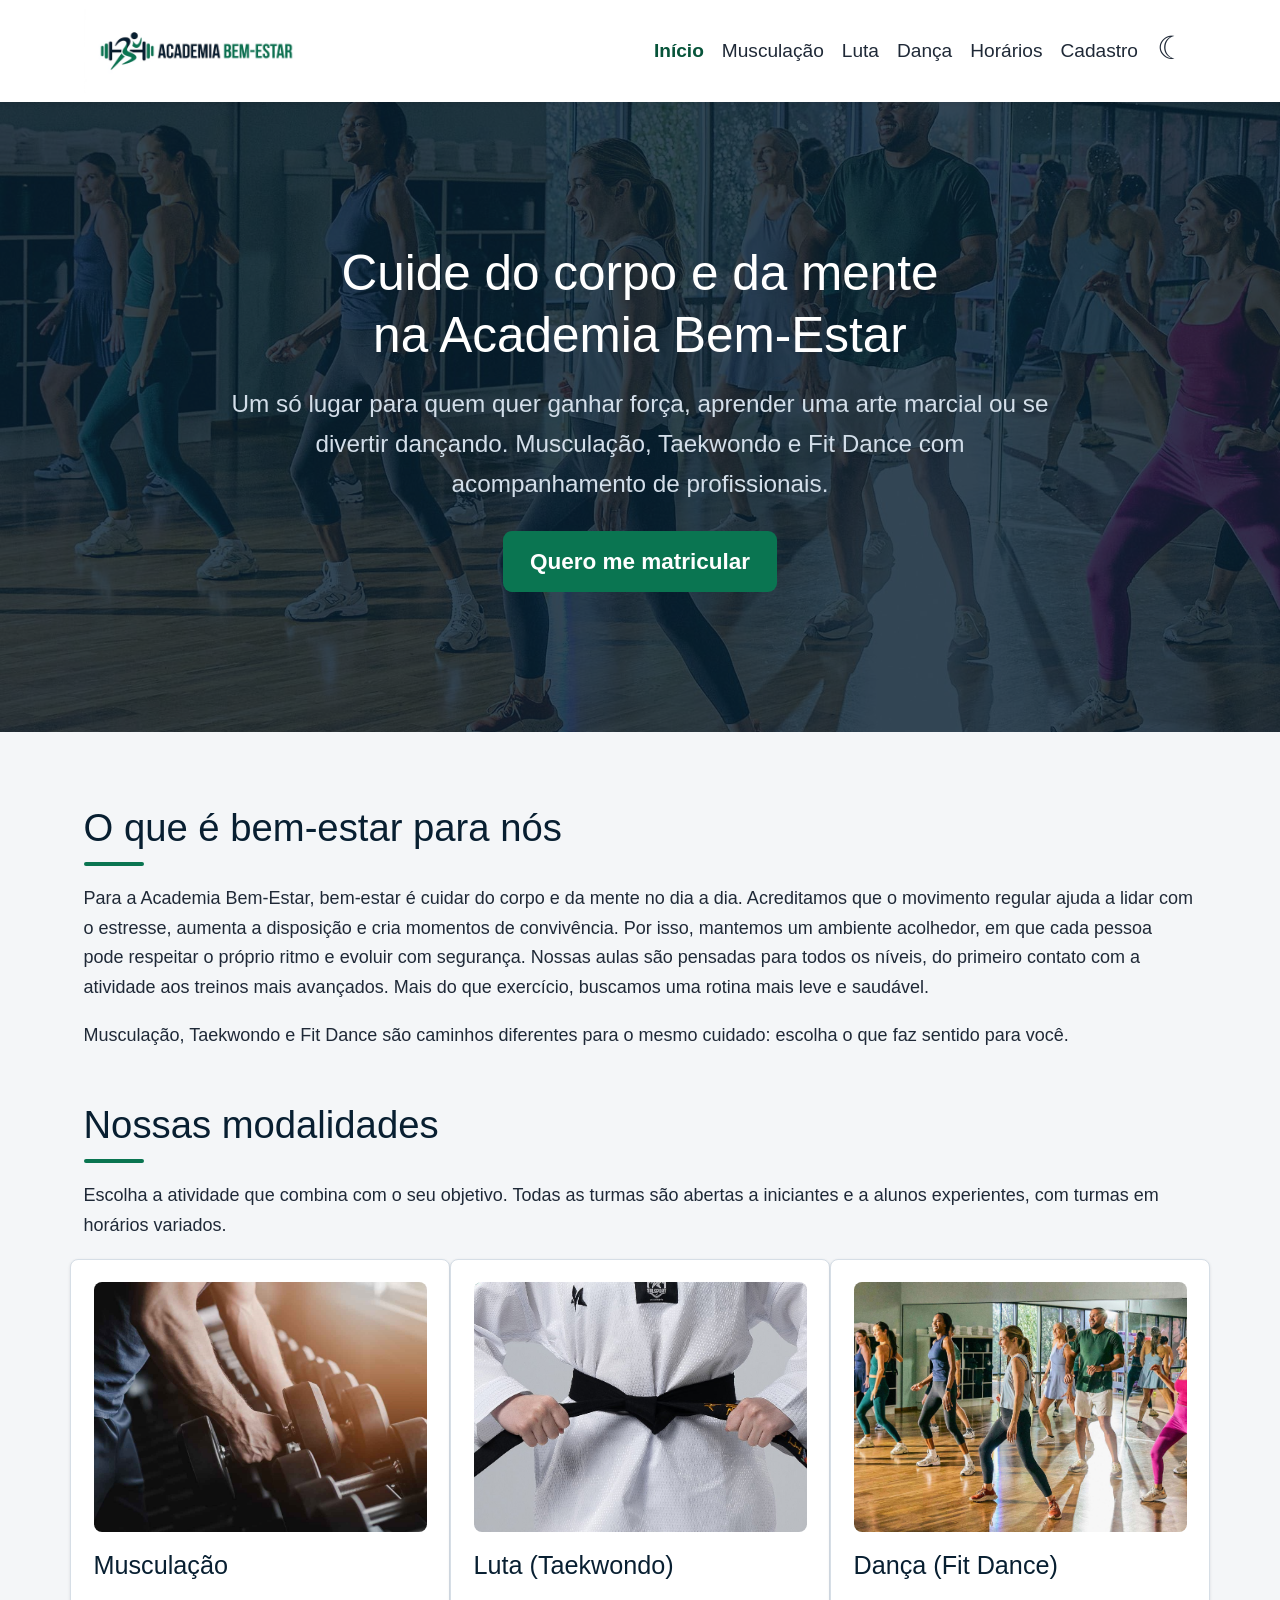
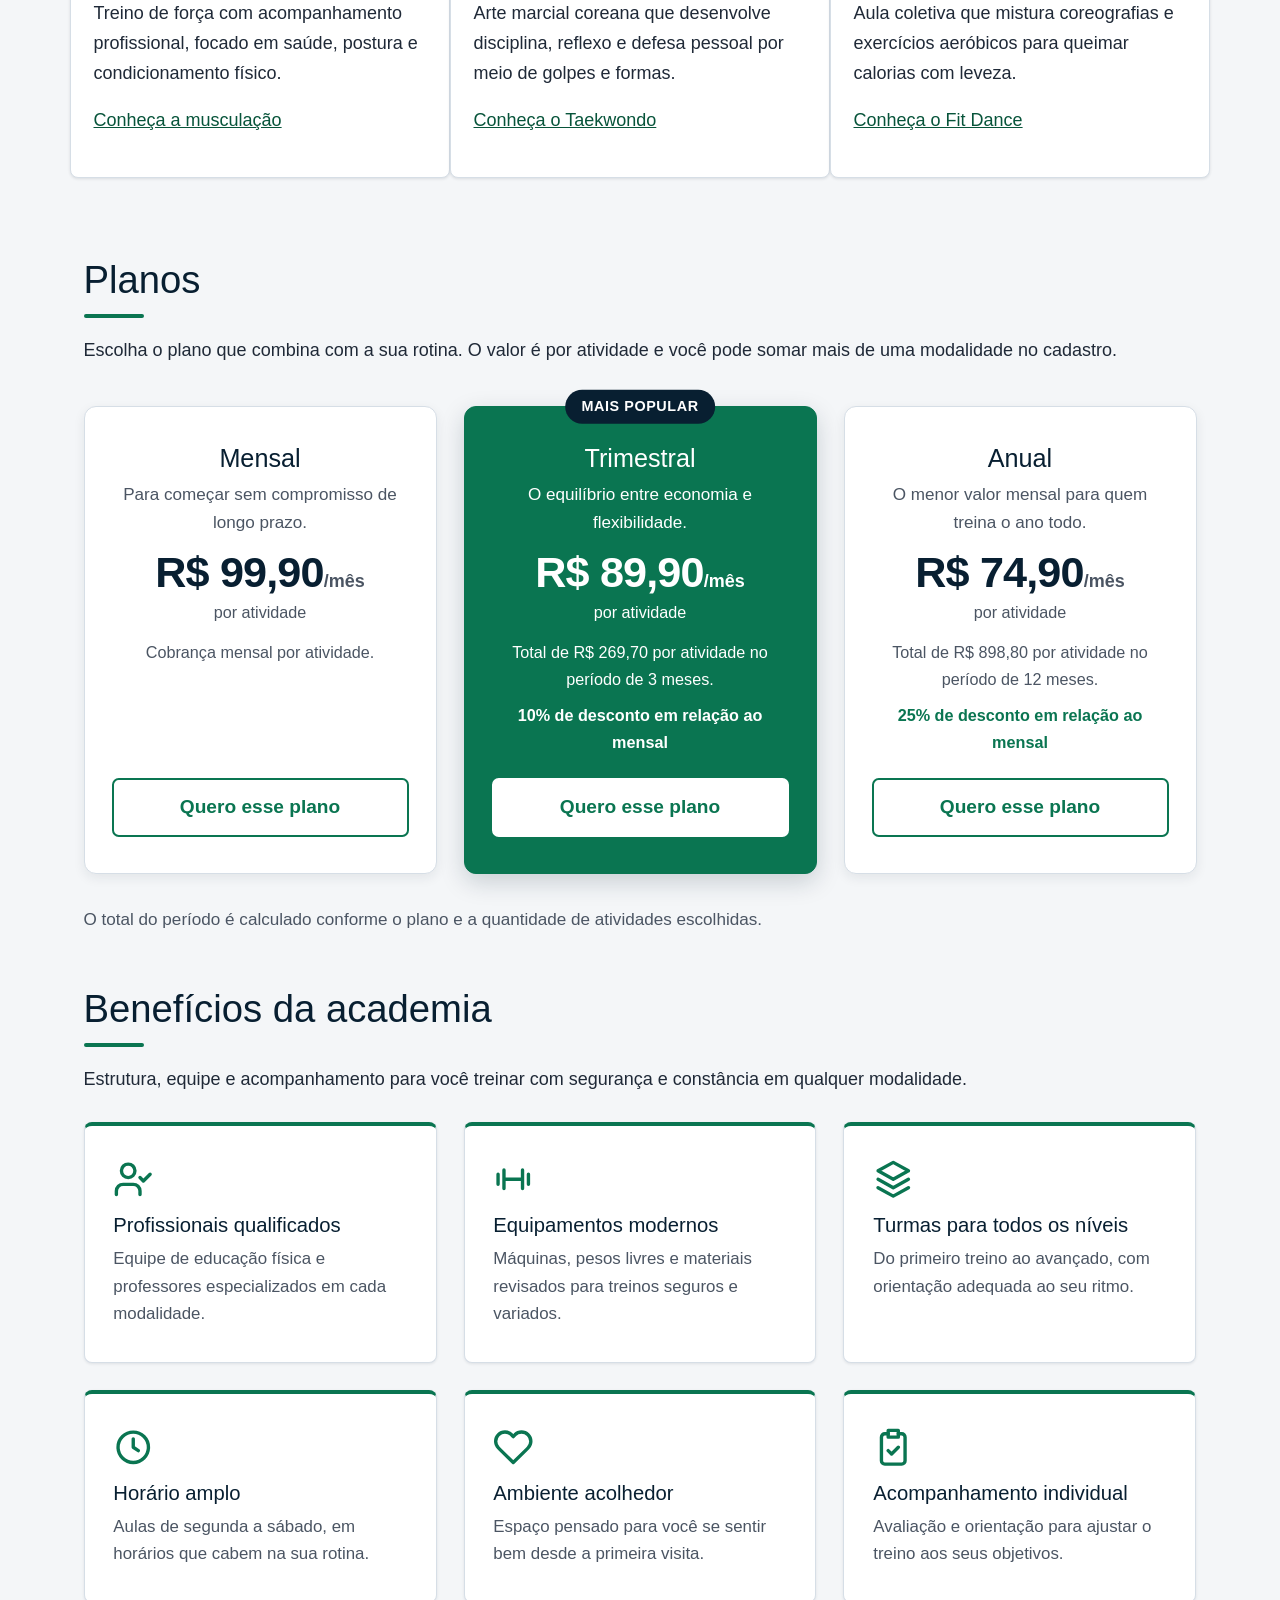
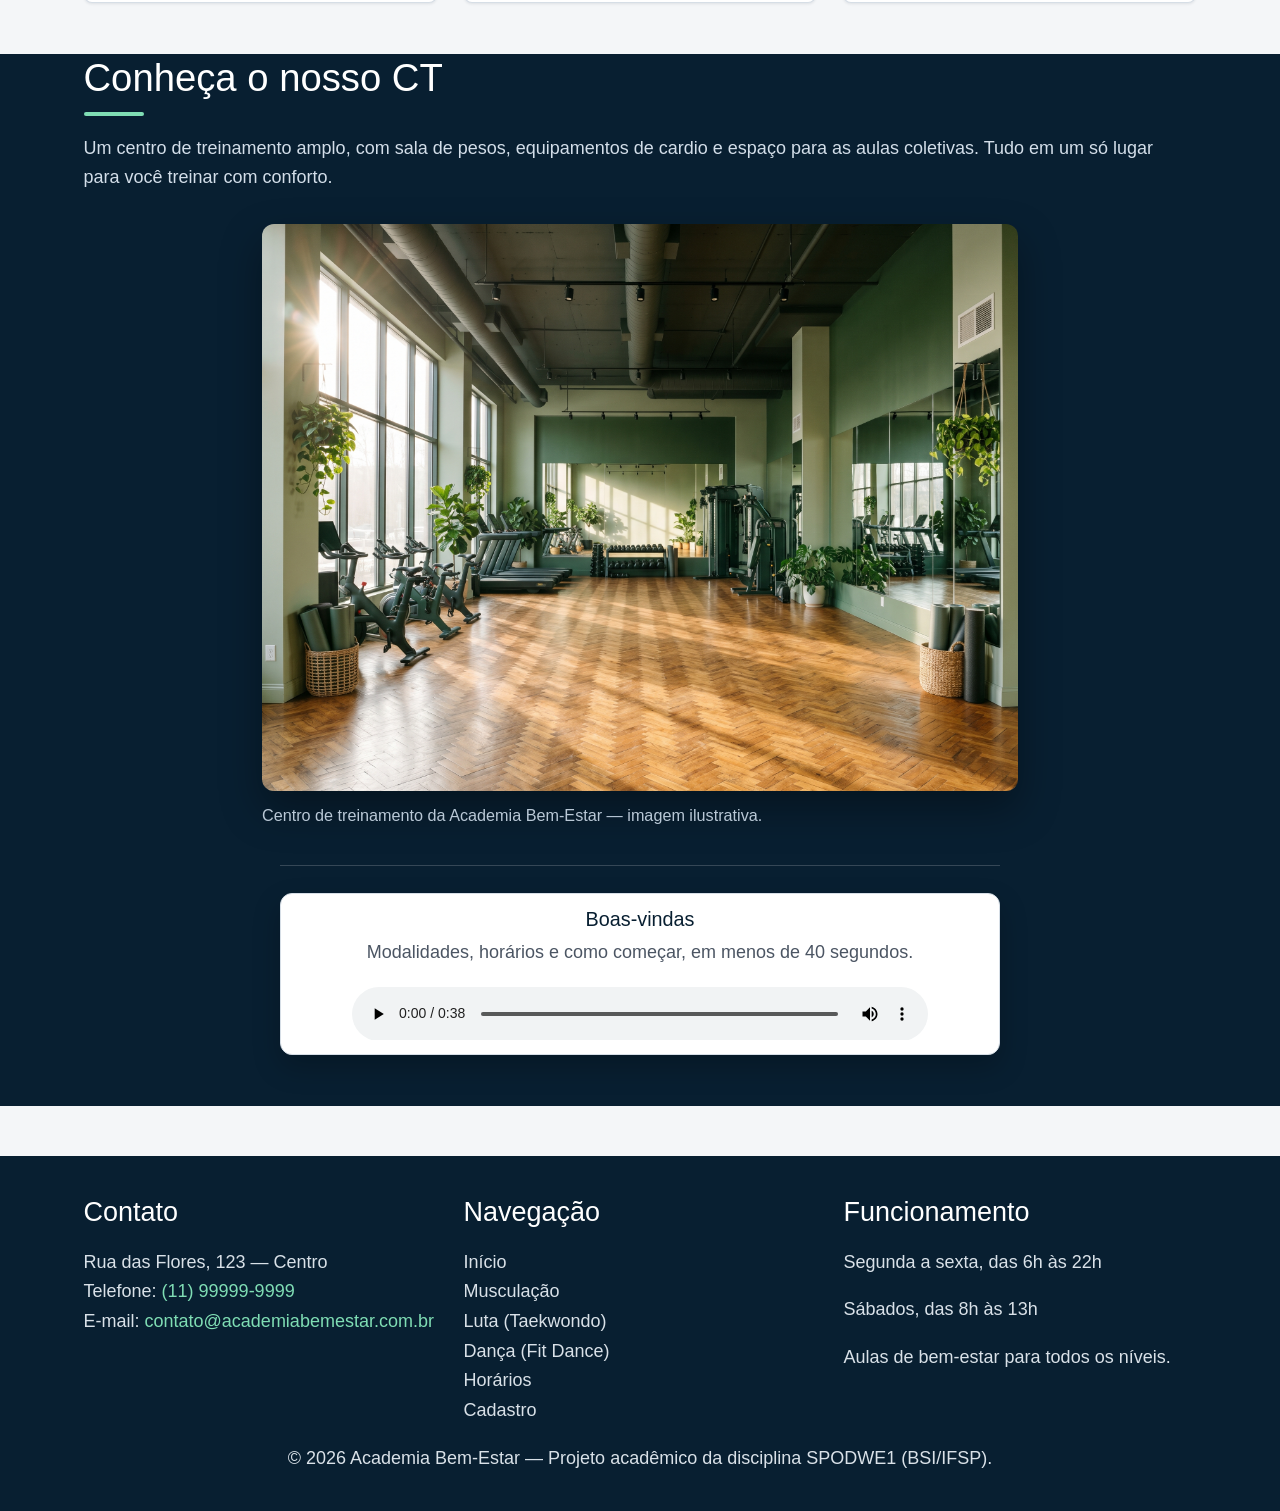
<file: index.html>
<!DOCTYPE html>
<html lang="pt-BR">
<head>
  <meta charset="UTF-8">
  <meta name="viewport" content="width=device-width, initial-scale=1">
  <title>Início | Academia Bem-Estar</title>
  <link rel="icon" href="img/logo.jpg" type="image/jpeg">
  <link rel="stylesheet" href="css/bootstrap.min.css">
  <!-- REQ. 10: estilos próprios carregados do arquivo externo styles.css. -->
  <link rel="stylesheet" href="css/styles.css">
</head>
<body>
  <!-- REQ. 5.1: estrutura da página com header, nav, main, section e footer. -->
  <header class="sticky-top">
    <nav class="navbar navbar-expand-lg" aria-label="Principal">
      <div class="container">
        <a class="navbar-brand" href="index.html">
          <img src="img/logo.jpg" alt="Logotipo da Academia Bem-Estar" width="150" height="84" class="d-inline-block align-text-top">
        </a>
        <button class="navbar-toggler" type="button" data-bs-toggle="collapse" data-bs-target="#menu-principal"
                aria-controls="menu-principal" aria-expanded="false" aria-label="Abrir e fechar o menu de navegação">
          <span class="navbar-toggler-icon"></span>
        </button>
        <div class="collapse navbar-collapse" id="menu-principal">
          <ul class="navbar-nav ms-auto mb-2 mb-lg-0">
            <li class="nav-item"><a class="nav-link active" href="index.html" aria-current="page">Início</a></li>
            <li class="nav-item"><a class="nav-link" href="musculacao.html">Musculação</a></li>
            <li class="nav-item"><a class="nav-link" href="luta.html">Luta</a></li>
            <li class="nav-item"><a class="nav-link" href="danca.html">Dança</a></li>
            <li class="nav-item"><a class="nav-link" href="horarios.html">Horários</a></li>
            <li class="nav-item"><a class="nav-link" href="cadastro.html">Cadastro</a></li>
            <li class="nav-item"><button class="nav-link tema-toggle" type="button" data-alternar-tema aria-label="Ativar tema escuro" title="Ativar tema escuro"><span class="tema-icone" aria-hidden="true"></span></button></li>
          </ul>
        </div>
      </div>
    </nav>
  </header>

  <main>
    <section class="hero" aria-labelledby="titulo-hero">
      <div class="container">
        <h1 id="titulo-hero">Cuide do corpo e da mente na Academia Bem-Estar</h1>
        <p class="lead">
          Um só lugar para quem quer ganhar força, aprender uma arte marcial ou se divertir dançando.
          Musculação, Taekwondo e Fit Dance com acompanhamento de profissionais.
        </p>
        <p><a class="btn btn-principal btn-lg" href="index.html#planos">Quero me matricular</a></p>
      </div>
    </section>

    <section class="secao-bem-estar" aria-labelledby="titulo-bem-estar">
      <div class="container">
        <h2 id="titulo-bem-estar">O que é bem-estar para nós</h2>
        <p>
          Para a Academia Bem-Estar, bem-estar é cuidar do corpo e da mente no dia a dia. Acreditamos que o movimento
          regular ajuda a lidar com o estresse, aumenta a disposição e cria momentos de convivência. Por isso, mantemos
          um ambiente acolhedor, em que cada pessoa pode respeitar o próprio ritmo e evoluir com segurança.
          Nossas aulas são pensadas para todos os níveis, do primeiro contato com a atividade aos treinos mais avançados.
          Mais do que exercício, buscamos uma rotina mais leve e saudável.
        </p>
        <p>
          Musculação, Taekwondo e Fit Dance são caminhos diferentes para o mesmo cuidado: escolha o que faz sentido para você.
        </p>
      </div>
    </section>

    <section aria-labelledby="titulo-modalidades">
      <div class="container">
        <h2 id="titulo-modalidades">Nossas modalidades</h2>
        <p>
          Escolha a atividade que combina com o seu objetivo. Todas as turmas são abertas a iniciantes e a alunos
          experientes, com turmas em horários variados.
        </p>
        <div class="row align-items-stretch">
          <!-- REQ. 5.2: article representa cada card de modalidade como conteúdo independente. -->
          <article class="card-modalidade col-md-4 d-flex flex-column mb-4 position-relative">
            <img src="img/musc.jpg" alt="Aluno treinando musculação com halteres na sala de pesos" width="800" height="600" loading="lazy" class="img-card img-padrao">
            <div class="d-flex flex-column flex-grow-1 mt-3">
              <h3>Musculação</h3>
              <p class="flex-grow-1">
                Treino de força com acompanhamento profissional, focado em saúde, postura e condicionamento físico.
              </p>
              <p class="mt-auto"><a class="stretched-link" href="musculacao.html">Conheça a musculação</a></p>
            </div>
          </article>

          <article class="card-modalidade col-md-4 d-flex flex-column mb-4 position-relative">
            <img src="img/lutas.jpg" alt="Atleta de Taekwondo com uniforme branco e faixa preta" width="800" height="600" loading="lazy" class="img-card img-padrao img-padrao--topo">
            <div class="d-flex flex-column flex-grow-1 mt-3">
              <h3>Luta (Taekwondo)</h3>
              <p class="flex-grow-1">
                Arte marcial coreana que desenvolve disciplina, reflexo e defesa pessoal por meio de golpes e formas.
              </p>
              <p class="mt-auto"><a class="stretched-link" href="luta.html">Conheça o Taekwondo</a></p>
            </div>
          </article>

          <article class="card-modalidade col-md-4 d-flex flex-column mb-4 position-relative">
            <img src="img/fitdance.jpg" alt="Turma de Fit Dance se exercitando ao som de música" width="800" height="600" loading="lazy" class="img-card img-padrao">
            <div class="d-flex flex-column flex-grow-1 mt-3">
              <h3>Dança (Fit Dance)</h3>
              <p class="flex-grow-1">
                Aula coletiva que mistura coreografias e exercícios aeróbicos para queimar calorias com leveza.
              </p>
              <p class="mt-auto"><a class="stretched-link" href="danca.html">Conheça o Fit Dance</a></p>
            </div>
          </article>
        </div>
      </div>
    </section>

    <section id="planos" aria-labelledby="titulo-planos">
      <div class="container">
        <h2 id="titulo-planos">Planos</h2>
        <p>
          Escolha o plano que combina com a sua rotina. O valor é por atividade e você pode somar mais de uma
          modalidade no cadastro.
        </p>
        <div class="planos-home" id="planos-cards">
          <noscript>
            <p>Ative o JavaScript para ver os planos e os preços atualizados.</p>
          </noscript>
        </div>
        <p class="planos-home-observacao">
          O total do período é calculado conforme o plano e a quantidade de atividades escolhidas.
        </p>
      </div>
    </section>

    <section aria-labelledby="titulo-beneficios">
      <div class="container">
        <h2 id="titulo-beneficios">Benefícios da academia</h2>
        <p>
          Estrutura, equipe e acompanhamento para você treinar com segurança e constância em qualquer modalidade.
        </p>
        <ul class="beneficios-grid beneficios-grid--home">
          <li class="beneficio-card">
            <svg class="beneficio-icone" viewBox="0 0 24 24" fill="none" stroke="currentColor" stroke-width="2"
                 stroke-linecap="round" stroke-linejoin="round" aria-hidden="true" focusable="false">
              <path d="M16 21v-2a4 4 0 0 0-4-4H6a4 4 0 0 0-4 4v2"/>
              <circle cx="9" cy="7" r="4"/>
              <path d="m16 11 2 2 4-4"/>
            </svg>
            <h3>Profissionais qualificados</h3>
            <p>Equipe de educação física e professores especializados em cada modalidade.</p>
          </li>
          <li class="beneficio-card">
            <svg class="beneficio-icone" viewBox="0 0 24 24" fill="none" stroke="currentColor" stroke-width="2"
                 stroke-linecap="round" stroke-linejoin="round" aria-hidden="true" focusable="false">
              <path d="M6.5 6.5v11M17.5 6.5v11M3 9v6M21 9v6M6.5 12h11"/>
            </svg>
            <h3>Equipamentos modernos</h3>
            <p>Máquinas, pesos livres e materiais revisados para treinos seguros e variados.</p>
          </li>
          <li class="beneficio-card">
            <svg class="beneficio-icone" viewBox="0 0 24 24" fill="none" stroke="currentColor" stroke-width="2"
                 stroke-linecap="round" stroke-linejoin="round" aria-hidden="true" focusable="false">
              <path d="m12 2 9 5-9 5-9-5 9-5Z"/>
              <path d="m3 12 9 5 9-5"/>
              <path d="m3 17 9 5 9-5"/>
            </svg>
            <h3>Turmas para todos os níveis</h3>
            <p>Do primeiro treino ao avançado, com orientação adequada ao seu ritmo.</p>
          </li>
          <li class="beneficio-card">
            <svg class="beneficio-icone" viewBox="0 0 24 24" fill="none" stroke="currentColor" stroke-width="2"
                 stroke-linecap="round" stroke-linejoin="round" aria-hidden="true" focusable="false">
              <circle cx="12" cy="12" r="9"/>
              <path d="M12 7v5l3 2"/>
            </svg>
            <h3>Horário amplo</h3>
            <p>Aulas de segunda a sábado, em horários que cabem na sua rotina.</p>
          </li>
          <li class="beneficio-card">
            <svg class="beneficio-icone" viewBox="0 0 24 24" fill="none" stroke="currentColor" stroke-width="2"
                 stroke-linecap="round" stroke-linejoin="round" aria-hidden="true" focusable="false">
              <path d="M20.8 4.6a5.5 5.5 0 0 0-7.8 0L12 5.7l-1-1.1a5.5 5.5 0 0 0-7.8 7.8l1 1L12 21l7.8-7.6 1-1a5.5 5.5 0 0 0 0-7.8Z"/>
            </svg>
            <h3>Ambiente acolhedor</h3>
            <p>Espaço pensado para você se sentir bem desde a primeira visita.</p>
          </li>
          <li class="beneficio-card">
            <svg class="beneficio-icone" viewBox="0 0 24 24" fill="none" stroke="currentColor" stroke-width="2"
                 stroke-linecap="round" stroke-linejoin="round" aria-hidden="true" focusable="false">
              <path d="M9 2h6v4H9z"/>
              <path d="M9 4H7a2 2 0 0 0-2 2v14a2 2 0 0 0 2 2h10a2 2 0 0 0 2-2V6a2 2 0 0 0-2-2h-2"/>
              <path d="m9 14 2 2 4-4"/>
            </svg>
            <h3>Acompanhamento individual</h3>
            <p>Avaliação e orientação para ajustar o treino aos seus objetivos.</p>
          </li>
        </ul>
      </div>
    </section>

    <section class="secao-ct" aria-labelledby="titulo-ct">
      <div class="container">
        <h2 id="titulo-ct">Conheça o nosso CT</h2>
        <p class="ct-intro">
          Um centro de treinamento amplo, com sala de pesos, equipamentos de cardio e espaço para as aulas
          coletivas. Tudo em um só lugar para você treinar com conforto.
        </p>
        <!-- REQ. 5.3: figure agrupa a imagem e sua legenda em figcaption. -->
        <figure class="ct-figura">
          <img src="img/heroacademia.jpg"
               alt="Vista ampla do centro de treinamento, com sala de pesos, esteiras e equipamentos"
               width="612" height="459" loading="lazy" class="ct-imagem">
          <figcaption>Centro de treinamento da Academia Bem-Estar — imagem ilustrativa.</figcaption>
        </figure>
        <div class="ct-audio">
          <div class="audio-card" role="group" aria-labelledby="titulo-audio">
            <h3 id="titulo-audio" class="audio-card-titulo">Boas-vindas</h3>
            <p class="audio-card-texto">Modalidades, horários e como começar, em menos de 40 segundos.</p>
            <!-- REQ. 6: áudio com controles nativos do navegador. -->
            <audio controls preload="metadata" aria-label="Mensagem de boas-vindas da Academia Bem-Estar">
              <source src="midia/boas_vindas.mp3" type="audio/mpeg">
            </audio>
          </div>
        </div>
      </div>
    </section>
  </main>

  <footer>
    <div class="container">
      <div class="row">
        <section class="col-md-4" aria-labelledby="rodape-contato">
          <h2 id="rodape-contato">Contato</h2>
          <!-- REQ. 5.4: address identifica as informações de contato. -->
          <address>
            Rua das Flores, 123 — Centro<br>
            Telefone: <a href="tel:+5511999999999">(11) 99999-9999</a><br>
            E-mail: <a href="mailto:contato@academiabemestar.com.br">contato@academiabemestar.com.br</a>
          </address>
        </section>

        <nav class="col-md-4" aria-labelledby="rodape-navegacao">
          <h2 id="rodape-navegacao">Navegação</h2>
          <ul class="list-unstyled">
            <li><a href="index.html">Início</a></li>
            <li><a href="musculacao.html">Musculação</a></li>
            <li><a href="luta.html">Luta (Taekwondo)</a></li>
            <li><a href="danca.html">Dança (Fit Dance)</a></li>
            <li><a href="horarios.html">Horários</a></li>
            <li><a href="cadastro.html">Cadastro</a></li>
          </ul>
        </nav>

        <section class="col-md-4" aria-labelledby="rodape-funcionamento">
          <h2 id="rodape-funcionamento">Funcionamento</h2>
          <p>Segunda a sexta, das 6h às 22h</p>
          <p>Sábados, das 8h às 13h</p>
          <p>Aulas de bem-estar para todos os níveis.</p>
        </section>
      </div>
      <p class="text-center">&copy; 2026 Academia Bem-Estar — Projeto acadêmico da disciplina SPODWE1 (BSI/IFSP).</p>
    </div>
  </footer>

  <script src="js/bootstrap.bundle.min.js"></script>
  <!-- REQ. 11: lógica própria carregada do arquivo externo scripts.js. -->
  <script src="js/scripts.js"></script>
</body>
</html>
</file>
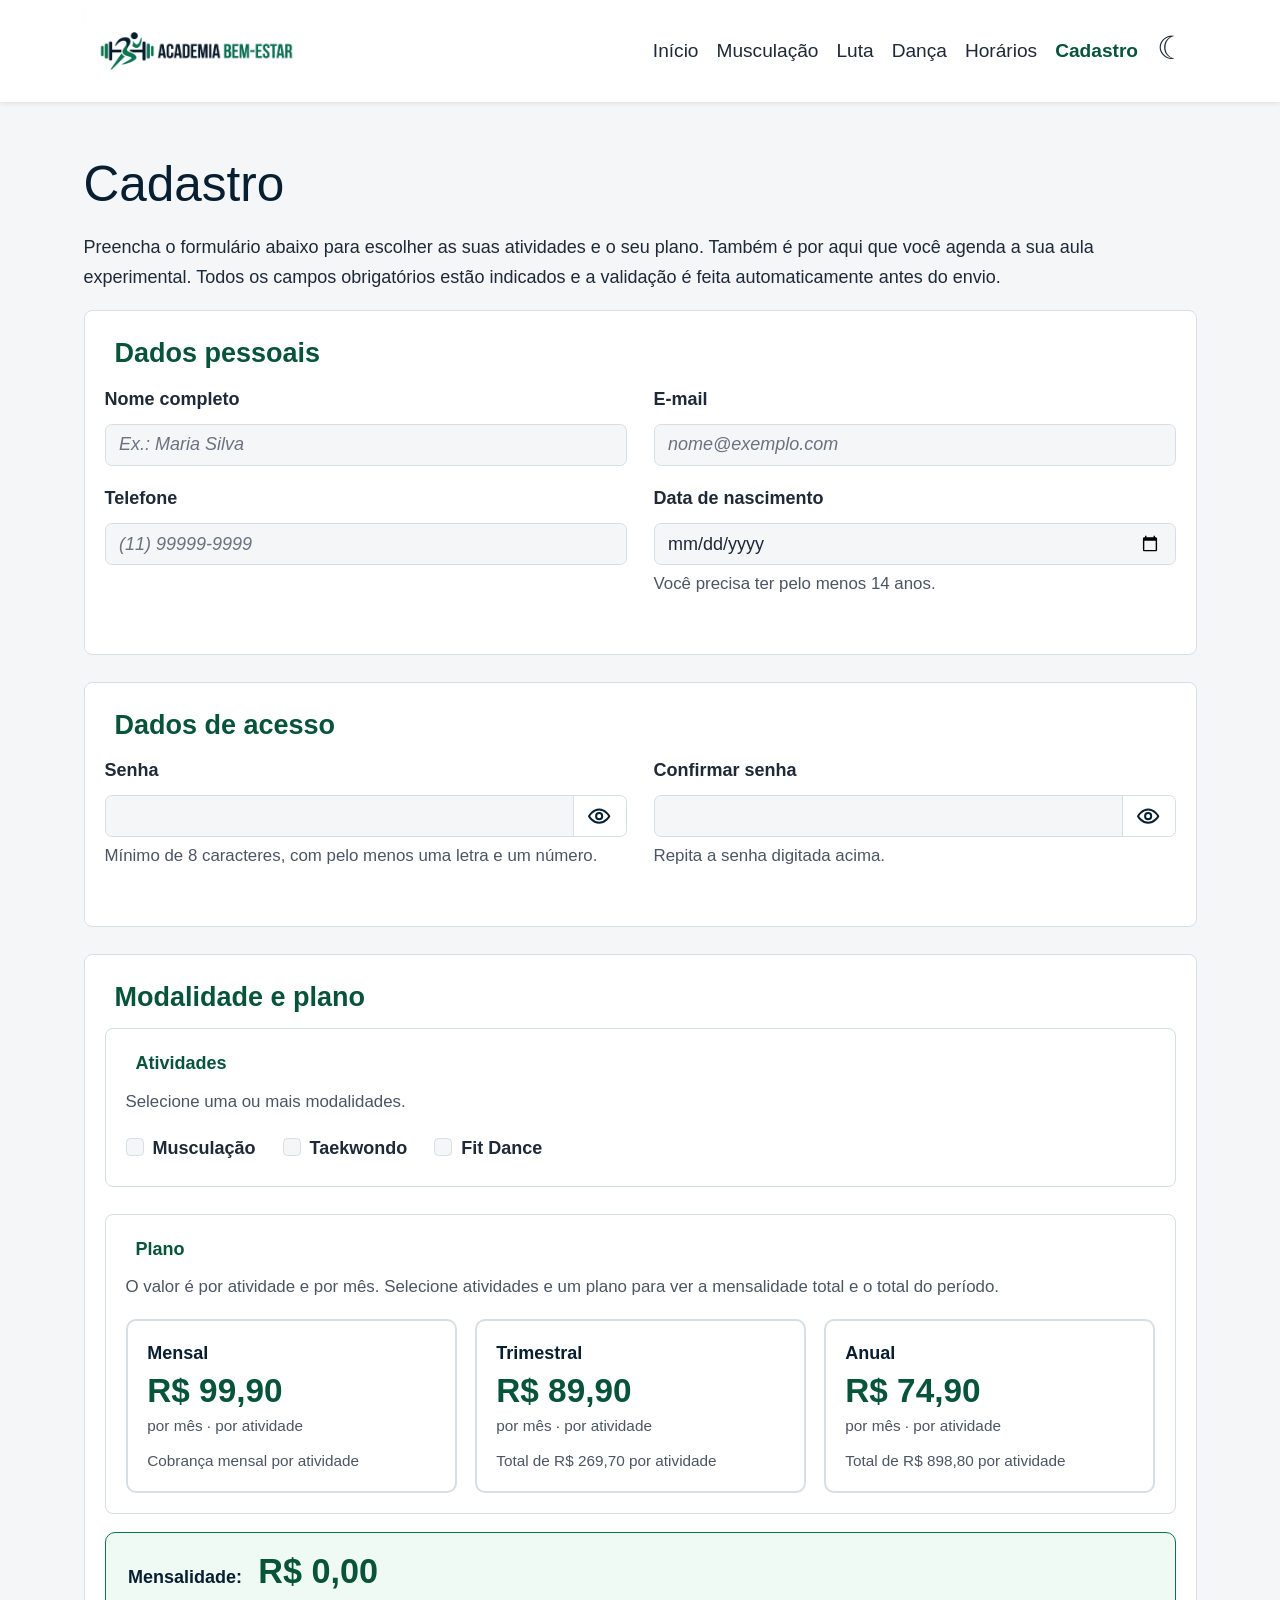
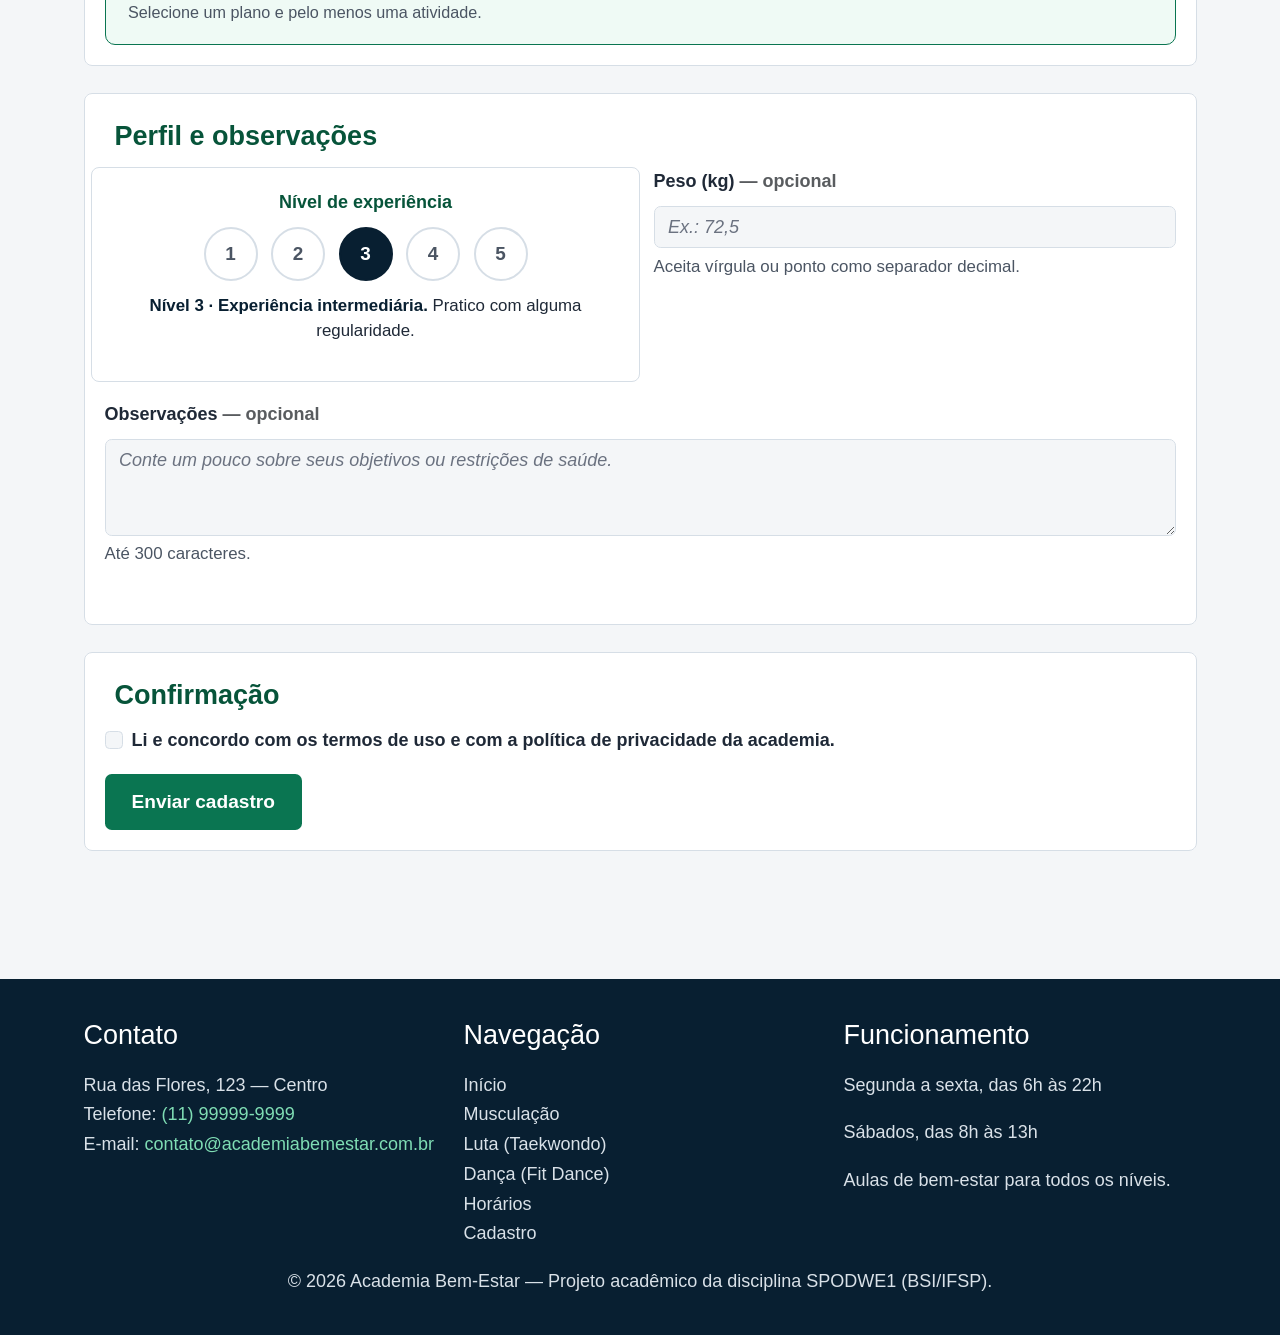
<file: cadastro.html>
<!DOCTYPE html>
<html lang="pt-BR">
<head>
  <meta charset="UTF-8">
  <meta name="viewport" content="width=device-width, initial-scale=1">
  <title>Cadastro | Academia Bem-Estar</title>
  <link rel="icon" href="img/logo.jpg" type="image/jpeg">
  <link rel="stylesheet" href="css/bootstrap.min.css">
  <link rel="stylesheet" href="css/styles.css">
</head>
<body>
  <header class="sticky-top">
    <nav class="navbar navbar-expand-lg" aria-label="Principal">
      <div class="container">
        <a class="navbar-brand" href="index.html">
          <img src="img/logo.jpg" alt="Logotipo da Academia Bem-Estar" width="150" height="84" class="d-inline-block align-text-top">
        </a>
        <button class="navbar-toggler" type="button" data-bs-toggle="collapse" data-bs-target="#menu-principal"
                aria-controls="menu-principal" aria-expanded="false" aria-label="Abrir e fechar o menu de navegação">
          <span class="navbar-toggler-icon"></span>
        </button>
        <div class="collapse navbar-collapse" id="menu-principal">
          <ul class="navbar-nav ms-auto mb-2 mb-lg-0">
            <li class="nav-item"><a class="nav-link" href="index.html">Início</a></li>
            <li class="nav-item"><a class="nav-link" href="musculacao.html">Musculação</a></li>
            <li class="nav-item"><a class="nav-link" href="luta.html">Luta</a></li>
            <li class="nav-item"><a class="nav-link" href="danca.html">Dança</a></li>
            <li class="nav-item"><a class="nav-link" href="horarios.html">Horários</a></li>
            <li class="nav-item"><a class="nav-link active" href="cadastro.html" aria-current="page">Cadastro</a></li>
            <li class="nav-item"><button class="nav-link tema-toggle" type="button" data-alternar-tema aria-label="Ativar tema escuro" title="Ativar tema escuro"><span class="tema-icone" aria-hidden="true"></span></button></li>
          </ul>
        </div>
      </div>
    </nav>
  </header>

  <main>
    <section aria-labelledby="titulo-cadastro">
      <div class="container">
        <h1 id="titulo-cadastro">Cadastro</h1>
        <p>
          Preencha o formulário abaixo para escolher as suas atividades e o seu plano. Também é por aqui que você
          agenda a sua aula experimental. Todos os campos obrigatórios estão indicados e a validação é feita
          automaticamente antes do envio.
        </p>

        <!-- validação feita por JavaScript -->
        <!-- REQ. 7: formulário com componentes de tipos diferentes. -->
        <form id="form-cadastro" method="post" novalidate>
          <fieldset class="mb-4">
            <legend>Dados pessoais</legend>

            <div class="row">
              <div class="col-md-6 mb-3">
                <label for="nome" class="form-label">Nome completo</label>
                <input type="text" class="form-control" id="nome" name="nome"
                       minlength="3" autocomplete="name" placeholder="Ex.: Maria Silva" required>
              </div>

              <div class="col-md-6 mb-3">
                <label for="email" class="form-label">E-mail</label>
                <input type="email" class="form-control" id="email" name="email"
                       autocomplete="email" placeholder="nome@exemplo.com" required>
              </div>

              <div class="col-md-6 mb-3">
                <label for="telefone" class="form-label">Telefone</label>
                <input type="tel" class="form-control" id="telefone" name="telefone"
                       pattern="\(\d{2}\) \d{4,5}-\d{4}" autocomplete="tel"
                       placeholder="(11) 99999-9999" required>
              </div>

              <div class="col-md-6 mb-3">
                <label for="nascimento" class="form-label">Data de nascimento</label>
                <input type="date" class="form-control" id="nascimento" name="nascimento" required>
                <p class="form-text">Você precisa ter pelo menos 14 anos.</p>
              </div>
            </div>
          </fieldset>

          <fieldset class="mb-4">
            <legend>Dados de acesso</legend>

            <div class="row">
              <div class="col-md-6 mb-3">
                <label for="senha" class="form-label">Senha</label>
                <div class="input-group">
                  <input type="password" class="form-control" id="senha" name="senha"
                         minlength="8" autocomplete="new-password" required>
                  <button type="button" class="btn btn-olho" data-alternar-senha="senha"
                          aria-label="Mostrar senha">
                    <svg class="icone-olho" viewBox="0 0 24 24" fill="none" stroke="currentColor" stroke-width="2"
                         stroke-linecap="round" stroke-linejoin="round" aria-hidden="true" focusable="false">
                      <path d="M2 12s3.5-6.5 10-6.5S22 12 22 12s-3.5 6.5-10 6.5S2 12 2 12Z"/>
                      <circle cx="12" cy="12" r="3"/>
                    </svg>
                    <svg class="icone-olho-riscado" viewBox="0 0 24 24" fill="none" stroke="currentColor" stroke-width="2"
                         stroke-linecap="round" stroke-linejoin="round" aria-hidden="true" focusable="false" hidden>
                      <path d="m3 3 18 18"/>
                      <path d="M10.6 6.1A10.9 10.9 0 0 1 12 6c6.5 0 10 6 10 6a17.7 17.7 0 0 1-3.2 3.9"/>
                      <path d="M6.6 6.7A17.5 17.5 0 0 0 2 12s3.5 6 10 6a10.8 10.8 0 0 0 4.2-.8"/>
                      <path d="M9.9 9.9a3 3 0 0 0 4.2 4.2"/>
                    </svg>
                  </button>
                </div>
                <p class="form-text">Mínimo de 8 caracteres, com pelo menos uma letra e um número.</p>
              </div>

              <div class="col-md-6 mb-3">
                <label for="confirmar-senha" class="form-label">Confirmar senha</label>
                <div class="input-group">
                  <input type="password" class="form-control" id="confirmar-senha" name="confirmar-senha"
                         minlength="8" autocomplete="new-password" required>
                  <button type="button" class="btn btn-olho" data-alternar-senha="confirmar-senha"
                          aria-label="Mostrar senha">
                    <svg class="icone-olho" viewBox="0 0 24 24" fill="none" stroke="currentColor" stroke-width="2"
                         stroke-linecap="round" stroke-linejoin="round" aria-hidden="true" focusable="false">
                      <path d="M2 12s3.5-6.5 10-6.5S22 12 22 12s-3.5 6.5-10 6.5S2 12 2 12Z"/>
                      <circle cx="12" cy="12" r="3"/>
                    </svg>
                    <svg class="icone-olho-riscado" viewBox="0 0 24 24" fill="none" stroke="currentColor" stroke-width="2"
                         stroke-linecap="round" stroke-linejoin="round" aria-hidden="true" focusable="false" hidden>
                      <path d="m3 3 18 18"/>
                      <path d="M10.6 6.1A10.9 10.9 0 0 1 12 6c6.5 0 10 6 10 6a17.7 17.7 0 0 1-3.2 3.9"/>
                      <path d="M6.6 6.7A17.5 17.5 0 0 0 2 12s3.5 6 10 6a10.8 10.8 0 0 0 4.2-.8"/>
                      <path d="M9.9 9.9a3 3 0 0 0 4.2 4.2"/>
                    </svg>
                  </button>
                </div>
                <p class="form-text">Repita a senha digitada acima.</p>
              </div>
            </div>
          </fieldset>

          <fieldset class="mb-4">
            <legend>Modalidade e plano</legend>

            <fieldset class="mb-4">
              <legend class="form-label fs-6">Atividades</legend>
              <p class="form-text">Selecione uma ou mais modalidades.</p>
              <div class="atividades-opcoes">
                <div class="form-check form-check-inline">
                  <input class="form-check-input" type="checkbox" name="atividade" id="atividade-musculacao" value="musculacao">
                  <label class="form-check-label" for="atividade-musculacao">Musculação</label>
                </div>
                <div class="form-check form-check-inline">
                  <input class="form-check-input" type="checkbox" name="atividade" id="atividade-taekwondo" value="taekwondo">
                  <label class="form-check-label" for="atividade-taekwondo">Taekwondo</label>
                </div>
                <div class="form-check form-check-inline">
                  <input class="form-check-input" type="checkbox" name="atividade" id="atividade-fit-dance" value="fit-dance">
                  <label class="form-check-label" for="atividade-fit-dance">Fit Dance</label>
                </div>
              </div>
            </fieldset>

            <fieldset class="mb-3">
              <legend class="form-label fs-6">Plano</legend>
              <p class="form-text">O valor é por atividade e por mês. Selecione atividades e um plano para ver a mensalidade total e o total do período.</p>
              <div class="planos-grid">
                <div class="plano-card">
                  <input class="plano-radio" type="radio" name="plano" id="plano-mensal" value="mensal">
                  <label class="plano-label" for="plano-mensal">
                    <span class="plano-nome">Mensal</span>
                    <span class="plano-preco" data-preco-plano="mensal"></span>
                    <span class="plano-periodo">por mês · por atividade</span>
                    <span class="plano-total" data-total-plano="mensal"></span>
                  </label>
                </div>

                <div class="plano-card">
                  <input class="plano-radio" type="radio" name="plano" id="plano-trimestral" value="trimestral">
                  <label class="plano-label" for="plano-trimestral">
                    <span class="plano-nome">Trimestral</span>
                    <span class="plano-preco" data-preco-plano="trimestral"></span>
                    <span class="plano-periodo">por mês · por atividade</span>
                    <span class="plano-total" data-total-plano="trimestral"></span>
                  </label>
                </div>

                <div class="plano-card">
                  <input class="plano-radio" type="radio" name="plano" id="plano-anual" value="anual">
                  <label class="plano-label" for="plano-anual">
                    <span class="plano-nome">Anual</span>
                    <span class="plano-preco" data-preco-plano="anual"></span>
                    <span class="plano-periodo">por mês · por atividade</span>
                    <span class="plano-total" data-total-plano="anual"></span>
                  </label>
                </div>
              </div>
            </fieldset>

            <div class="total-plano" role="status" aria-live="polite" aria-atomic="true">
              <p class="total-plano-rotulo">Mensalidade:</p>
              <p class="total-plano-valor" id="total-plano">R$ 0,00</p>
              <p class="total-plano-periodo" id="total-plano-periodo" hidden></p>
              <p class="total-plano-detalhe" id="total-plano-detalhe">
                Selecione um plano e pelo menos uma atividade.
              </p>
            </div>
          </fieldset>

          <fieldset class="mb-4">
            <legend>Perfil e observações</legend>

            <div class="row">
              <fieldset class="col-md-6 mb-3 experiencia-campo" aria-describedby="experiencia-descricao">
                <legend class="form-label fs-6">Nível de experiência</legend>
                <div class="experiencia-opcoes">
                  <div class="experiencia-opcao">
                    <input class="experiencia-radio" type="radio" name="experiencia" id="experiencia-1" value="1">
                    <label class="experiencia-bolinha" for="experiencia-1">1</label>
                  </div>
                  <div class="experiencia-opcao">
                    <input class="experiencia-radio" type="radio" name="experiencia" id="experiencia-2" value="2">
                    <label class="experiencia-bolinha" for="experiencia-2">2</label>
                  </div>
                  <div class="experiencia-opcao">
                    <input class="experiencia-radio" type="radio" name="experiencia" id="experiencia-3" value="3" checked>
                    <label class="experiencia-bolinha" for="experiencia-3">3</label>
                  </div>
                  <div class="experiencia-opcao">
                    <input class="experiencia-radio" type="radio" name="experiencia" id="experiencia-4" value="4">
                    <label class="experiencia-bolinha" for="experiencia-4">4</label>
                  </div>
                  <div class="experiencia-opcao">
                    <input class="experiencia-radio" type="radio" name="experiencia" id="experiencia-5" value="5">
                    <label class="experiencia-bolinha" for="experiencia-5">5</label>
                  </div>
                </div>
                <p class="form-text experiencia-descricao" id="experiencia-descricao" aria-live="polite">
                  Escolha um nível de 1 a 5.
                </p>
              </fieldset>

              <div class="col-md-6 mb-3">
                <label for="peso" class="form-label">Peso (kg) <span class="text-muted">— opcional</span></label>
                <input type="text" class="form-control" id="peso" name="peso"
                       inputmode="decimal" autocomplete="off" placeholder="Ex.: 72,5">
                <p class="form-text">Aceita vírgula ou ponto como separador decimal.</p>
              </div>

              <div class="col-12 mb-3">
                <label for="observacoes" class="form-label">Observações <span class="text-muted">— opcional</span></label>
                <textarea class="form-control" id="observacoes" name="observacoes" rows="3" maxlength="300"
                          placeholder="Conte um pouco sobre seus objetivos ou restrições de saúde."></textarea>
                <p class="form-text">Até 300 caracteres.</p>
              </div>
            </div>
          </fieldset>

          <fieldset class="mb-4">
            <legend>Confirmação</legend>

            <div class="form-check mb-3">
              <input class="form-check-input" type="checkbox" id="termos" name="termos" required>
              <label class="form-check-label" for="termos">
                Li e concordo com os termos de uso e com a política de privacidade da academia.
              </label>
            </div>

            <button type="submit" class="btn btn-principal">Enviar cadastro</button>
          </fieldset>
        </form>

        <!-- REQ. 7: caixa de diálogo preenchida após validação bem-sucedida. -->
        <dialog id="dialogo-resumo"></dialog>
      </div>
    </section>
  </main>

  <footer>
    <div class="container">
      <div class="row">
        <section class="col-md-4" aria-labelledby="rodape-contato">
          <h2 id="rodape-contato">Contato</h2>
          <address>
            Rua das Flores, 123 — Centro<br>
            Telefone: <a href="tel:+5511999999999">(11) 99999-9999</a><br>
            E-mail: <a href="mailto:contato@academiabemestar.com.br">contato@academiabemestar.com.br</a>
          </address>
        </section>

        <nav class="col-md-4" aria-labelledby="rodape-navegacao">
          <h2 id="rodape-navegacao">Navegação</h2>
          <ul class="list-unstyled">
            <li><a href="index.html">Início</a></li>
            <li><a href="musculacao.html">Musculação</a></li>
            <li><a href="luta.html">Luta (Taekwondo)</a></li>
            <li><a href="danca.html">Dança (Fit Dance)</a></li>
            <li><a href="horarios.html">Horários</a></li>
            <li><a href="cadastro.html">Cadastro</a></li>
          </ul>
        </nav>

        <section class="col-md-4" aria-labelledby="rodape-funcionamento">
          <h2 id="rodape-funcionamento">Funcionamento</h2>
          <p>Segunda a sexta, das 6h às 22h</p>
          <p>Sábados, das 8h às 13h</p>
          <p>Aulas de bem-estar para todos os níveis.</p>
        </section>
      </div>
      <p class="text-center">&copy; 2026 Academia Bem-Estar — Projeto acadêmico da disciplina SPODWE1 (BSI/IFSP).</p>
    </div>
  </footer>

  <script src="js/bootstrap.bundle.min.js"></script>
  <script src="js/scripts.js"></script>
</body>
</html>
</file>
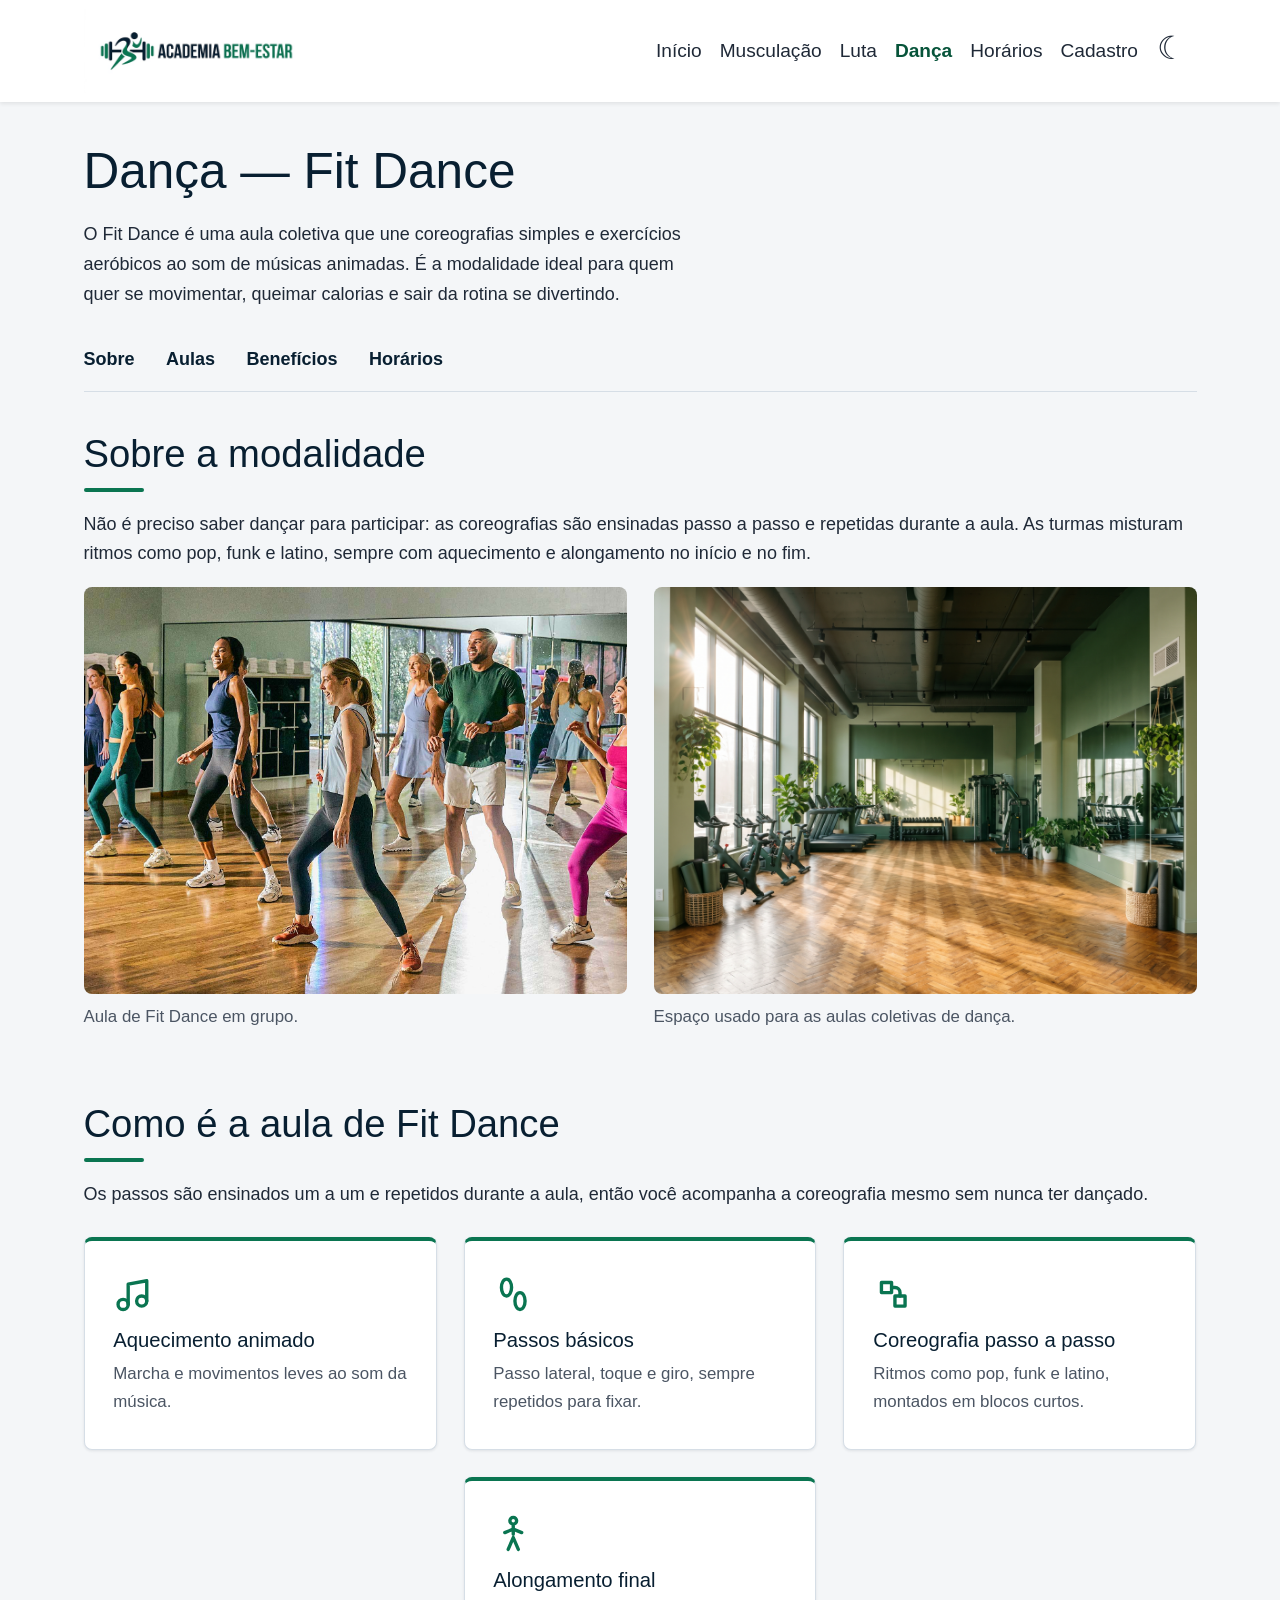
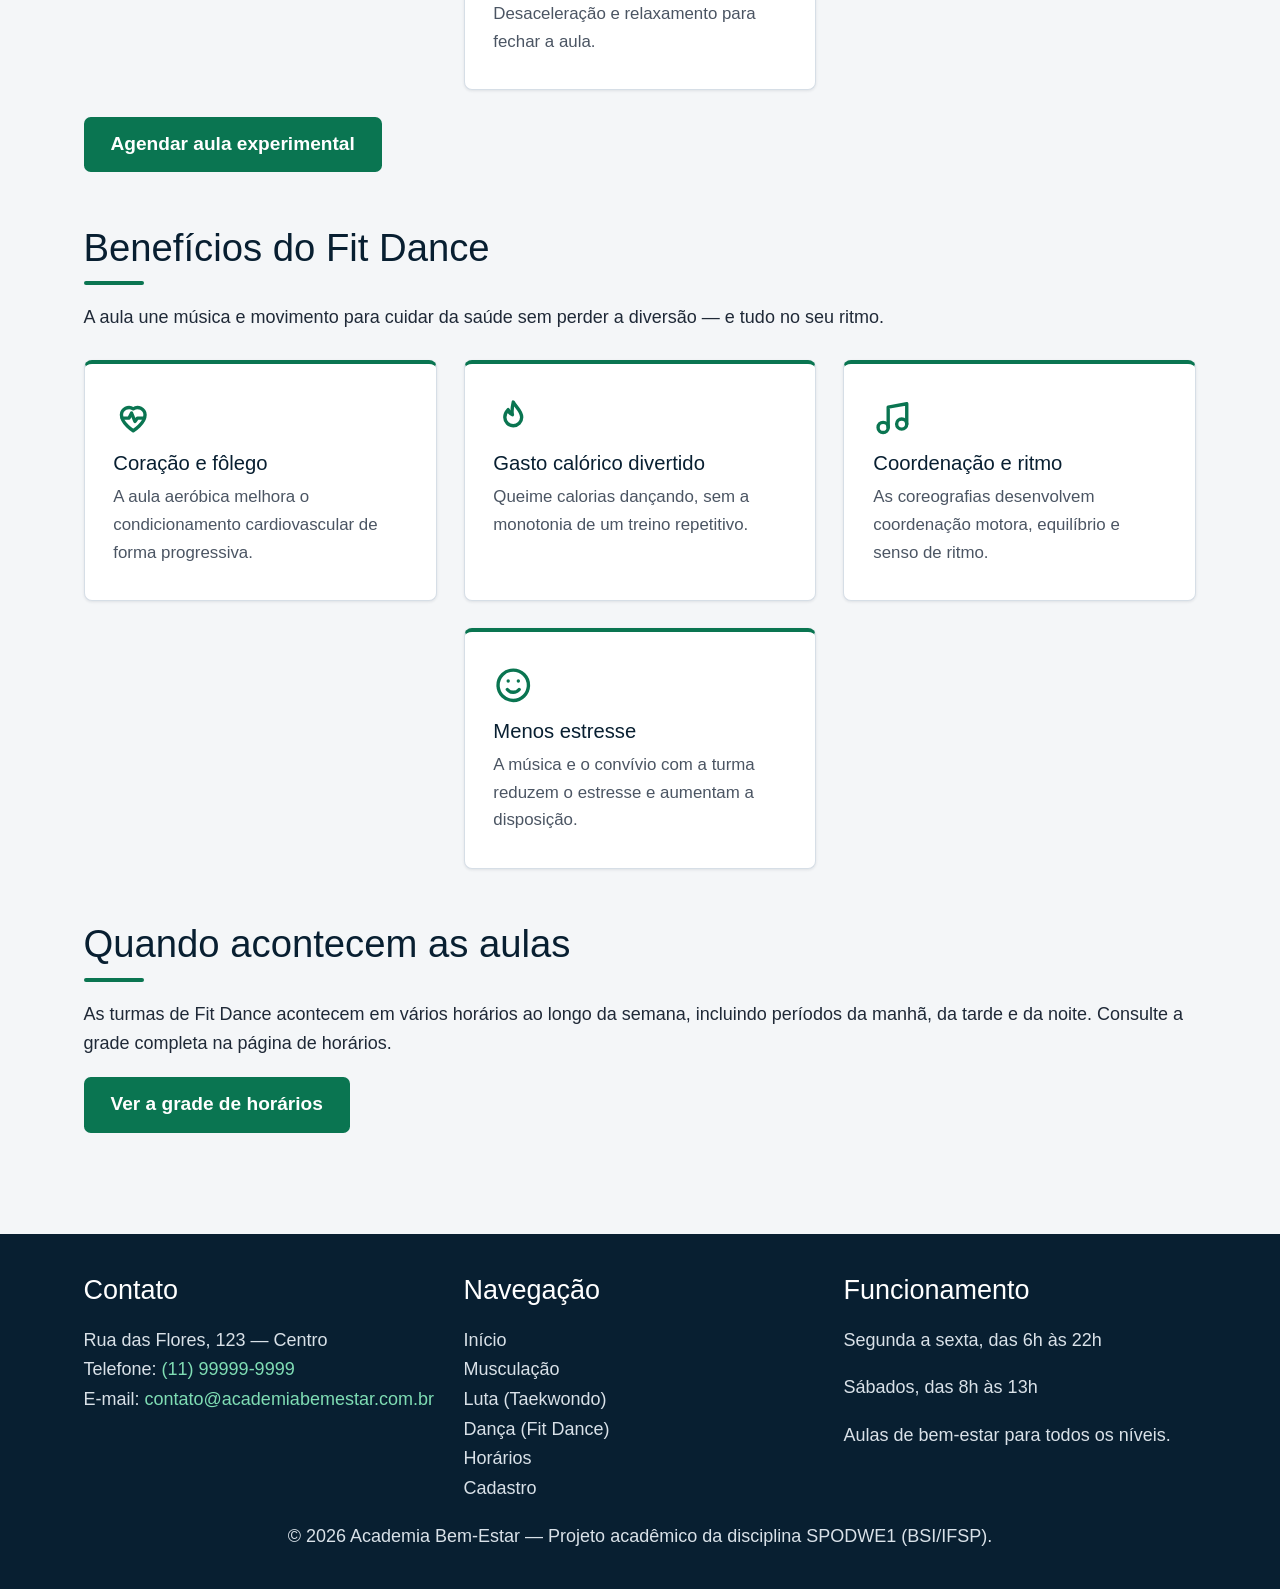
<file: danca.html>
<!DOCTYPE html>
<html lang="pt-BR">
<head>
  <meta charset="UTF-8">
  <meta name="viewport" content="width=device-width, initial-scale=1">
  <title>Dança (Fit Dance) | Academia Bem-Estar</title>
  <link rel="icon" href="img/logo.jpg" type="image/jpeg">
  <link rel="stylesheet" href="css/bootstrap.min.css">
  <link rel="stylesheet" href="css/styles.css">
</head>
<body>
  <header class="sticky-top">
    <nav class="navbar navbar-expand-lg" aria-label="Principal">
      <div class="container">
        <a class="navbar-brand" href="index.html">
          <img src="img/logo.jpg" alt="Logotipo da Academia Bem-Estar" width="150" height="84" class="d-inline-block align-text-top">
        </a>
        <button class="navbar-toggler" type="button" data-bs-toggle="collapse" data-bs-target="#menu-principal"
                aria-controls="menu-principal" aria-expanded="false" aria-label="Abrir e fechar o menu de navegação">
          <span class="navbar-toggler-icon"></span>
        </button>
        <div class="collapse navbar-collapse" id="menu-principal">
          <ul class="navbar-nav ms-auto mb-2 mb-lg-0">
            <li class="nav-item"><a class="nav-link" href="index.html">Início</a></li>
            <li class="nav-item"><a class="nav-link" href="musculacao.html">Musculação</a></li>
            <li class="nav-item"><a class="nav-link" href="luta.html">Luta</a></li>
            <li class="nav-item"><a class="nav-link active" href="danca.html" aria-current="page">Dança</a></li>
            <li class="nav-item"><a class="nav-link" href="horarios.html">Horários</a></li>
            <li class="nav-item"><a class="nav-link" href="cadastro.html">Cadastro</a></li>
            <li class="nav-item"><button class="nav-link tema-toggle" type="button" data-alternar-tema aria-label="Ativar tema escuro" title="Ativar tema escuro"><span class="tema-icone" aria-hidden="true"></span></button></li>
          </ul>
        </div>
      </div>
    </nav>
  </header>

  <main class="pagina-modalidade">
    <header class="cabecalho-modalidade">
      <div class="container">
        <h1 id="titulo-danca">Dança — Fit Dance</h1>
        <p class="cabecalho-modalidade-texto">
          O Fit Dance é uma aula coletiva que une coreografias simples e exercícios aeróbicos ao som de músicas
          animadas. É a modalidade ideal para quem quer se movimentar, queimar calorias e sair da rotina se divertindo.
        </p>
        <nav class="indice-pagina" aria-label="Índice da página">
          <ul class="indice-lista" role="list">
            <li><a href="danca.html#sobre">Sobre</a></li>
            <li><a href="danca.html#aulas-danca">Aulas</a></li>
            <li><a href="danca.html#beneficios-danca">Benefícios</a></li>
            <li><a href="danca.html#horarios-danca">Horários</a></li>
          </ul>
        </nav>
      </div>
    </header>

    <section id="sobre" aria-labelledby="titulo-sobre-danca">
      <div class="container">
        <h2 id="titulo-sobre-danca">Sobre a modalidade</h2>
        <p>
          Não é preciso saber dançar para participar: as coreografias são ensinadas passo a passo e repetidas durante a
          aula. As turmas misturam ritmos como pop, funk e latino, sempre com aquecimento e alongamento no início e no fim.
        </p>

        <div class="row">
          <figure class="col-md-6">
            <img src="img/fitdance.jpg" alt="Turma de Fit Dance se exercitando ao som de música" width="800" height="600" loading="lazy" class="img-padrao">
            <figcaption>Aula de Fit Dance em grupo.</figcaption>
          </figure>
          <figure class="col-md-6">
            <img src="img/heroacademia.jpg" alt="Sala ampla da academia com esteiras, halteres e espaço livre para as aulas coletivas" width="800" height="600" loading="lazy" class="img-padrao">
            <figcaption>Espaço usado para as aulas coletivas de dança.</figcaption>
          </figure>
        </div>

      </div>
    </section>

    <section id="aulas-danca" aria-labelledby="titulo-aulas-danca">
      <div class="container">
        <h2 id="titulo-aulas-danca">Como é a aula de Fit Dance</h2>
        <p>
          Os passos são ensinados um a um e repetidos durante a aula, então você acompanha a coreografia mesmo sem nunca ter dançado.
        </p>

        <ul class="beneficios-grid">
          <li class="beneficio-card">
            <svg class="beneficio-icone" viewBox="0 0 24 24" fill="none" stroke="currentColor" stroke-width="2"
                 stroke-linecap="round" stroke-linejoin="round" aria-hidden="true" focusable="false">
              <path d="M9 18V6l11-2v12"/>
              <circle cx="6" cy="18" r="3"/>
              <circle cx="17" cy="16" r="3"/>
            </svg>
            <h3>Aquecimento animado</h3>
            <p>Marcha e movimentos leves ao som da música.</p>
          </li>

          <li class="beneficio-card">
            <svg class="beneficio-icone" viewBox="0 0 24 24" fill="none" stroke="currentColor" stroke-width="2"
                 stroke-linecap="round" stroke-linejoin="round" aria-hidden="true" focusable="false">
              <path d="M8 3c1.7 0 3 2.2 3 5s-1.3 5-3 5-3-2.2-3-5 1.3-5 3-5Z"/>
              <path d="M16 11c1.7 0 3 2.2 3 5s-1.3 5-3 5-3-2.2-3-5 1.3-5 3-5Z"/>
            </svg>
            <h3>Passos básicos</h3>
            <p>Passo lateral, toque e giro, sempre repetidos para fixar.</p>
          </li>

          <li class="beneficio-card">
            <svg class="beneficio-icone" viewBox="0 0 24 24" fill="none" stroke="currentColor" stroke-width="2"
                 stroke-linecap="round" stroke-linejoin="round" aria-hidden="true" focusable="false">
              <path d="M5 5h6v6H5zM13 13h6v6h-6z"/>
              <path d="M11 8h2a3 3 0 0 1 3 3v2"/>
            </svg>
            <h3>Coreografia passo a passo</h3>
            <p>Ritmos como pop, funk e latino, montados em blocos curtos.</p>
          </li>

          <li class="beneficio-card">
            <svg class="beneficio-icone" viewBox="0 0 24 24" fill="none" stroke="currentColor" stroke-width="2"
                 stroke-linecap="round" stroke-linejoin="round" aria-hidden="true" focusable="false">
              <circle cx="12" cy="4" r="2"/>
              <path d="M12 7v5M12 9l-5 2M12 9l5 2M9 21l3-7 3 7"/>
            </svg>
            <h3>Alongamento final</h3>
            <p>Desaceleração e relaxamento para fechar a aula.</p>
          </li>
        </ul>

        <p class="mt-4"><a class="btn btn-principal" href="cadastro.html">Agendar aula experimental</a></p>
      </div>
    </section>

    <section id="beneficios-danca" aria-labelledby="titulo-beneficios-danca">
      <div class="container">
        <h2 id="titulo-beneficios-danca">Benefícios do Fit Dance</h2>
        <p>
          A aula une música e movimento para cuidar da saúde sem perder a diversão — e tudo no seu ritmo.
        </p>

        <ul class="beneficios-grid">
          <li class="beneficio-card">
            <svg class="beneficio-icone" viewBox="0 0 24 24" fill="none" stroke="currentColor" stroke-width="2"
                 stroke-linecap="round" stroke-linejoin="round" aria-hidden="true" focusable="false">
              <path d="M12 20s-7-4.35-7-9.5A4.5 4.5 0 0 1 12 7a4.5 4.5 0 0 1 7 3.5C19 15.65 12 20 12 20Z"/>
              <path d="M5.5 12.5h4l1.5-3 2 5 1.5-2h4"/>
            </svg>
            <h3>Coração e fôlego</h3>
            <p>A aula aeróbica melhora o condicionamento cardiovascular de forma progressiva.</p>
          </li>

          <li class="beneficio-card">
            <svg class="beneficio-icone" viewBox="0 0 24 24" fill="none" stroke="currentColor" stroke-width="2"
                 stroke-linecap="round" stroke-linejoin="round" aria-hidden="true" focusable="false">
              <path d="M12 3c1.5 3 5 5.2 5 9a5 5 0 0 1-10 0c0-2 1-3.4 2-4.5.3 1.7 1.3 2.6 2.5 3C11 8.5 11.4 5.8 12 3Z"/>
            </svg>
            <h3>Gasto calórico divertido</h3>
            <p>Queime calorias dançando, sem a monotonia de um treino repetitivo.</p>
          </li>

          <li class="beneficio-card">
            <svg class="beneficio-icone" viewBox="0 0 24 24" fill="none" stroke="currentColor" stroke-width="2"
                 stroke-linecap="round" stroke-linejoin="round" aria-hidden="true" focusable="false">
              <path d="M9 18V6l11-2v12"/>
              <circle cx="6" cy="18" r="3"/>
              <circle cx="17" cy="16" r="3"/>
            </svg>
            <h3>Coordenação e ritmo</h3>
            <p>As coreografias desenvolvem coordenação motora, equilíbrio e senso de ritmo.</p>
          </li>

          <li class="beneficio-card">
            <svg class="beneficio-icone" viewBox="0 0 24 24" fill="none" stroke="currentColor" stroke-width="2"
                 stroke-linecap="round" stroke-linejoin="round" aria-hidden="true" focusable="false">
              <circle cx="12" cy="12" r="9"/>
              <path d="M8.5 14.5a4.5 4.5 0 0 0 7 0M9 9.5h.01M15 9.5h.01"/>
            </svg>
            <h3>Menos estresse</h3>
            <p>A música e o convívio com a turma reduzem o estresse e aumentam a disposição.</p>
          </li>
        </ul>
      </div>
    </section>

    <section id="horarios-danca" aria-labelledby="titulo-danca-horario">
      <div class="container">
        <h2 id="titulo-danca-horario">Quando acontecem as aulas</h2>
        <p>
          As turmas de Fit Dance acontecem em vários horários ao longo da semana, incluindo períodos da manhã, da tarde
          e da noite. Consulte a grade completa na página de horários.
        </p>
        <p><a class="btn btn-principal" href="horarios.html">Ver a grade de horários</a></p>
      </div>
    </section>
  </main>

  <footer>
    <div class="container">
      <div class="row">
        <section class="col-md-4" aria-labelledby="rodape-contato">
          <h2 id="rodape-contato">Contato</h2>
          <address>
            Rua das Flores, 123 — Centro<br>
            Telefone: <a href="tel:+5511999999999">(11) 99999-9999</a><br>
            E-mail: <a href="mailto:contato@academiabemestar.com.br">contato@academiabemestar.com.br</a>
          </address>
        </section>

        <nav class="col-md-4" aria-labelledby="rodape-navegacao">
          <h2 id="rodape-navegacao">Navegação</h2>
          <ul class="list-unstyled">
            <li><a href="index.html">Início</a></li>
            <li><a href="musculacao.html">Musculação</a></li>
            <li><a href="luta.html">Luta (Taekwondo)</a></li>
            <li><a href="danca.html">Dança (Fit Dance)</a></li>
            <li><a href="horarios.html">Horários</a></li>
            <li><a href="cadastro.html">Cadastro</a></li>
          </ul>
        </nav>

        <section class="col-md-4" aria-labelledby="rodape-funcionamento">
          <h2 id="rodape-funcionamento">Funcionamento</h2>
          <p>Segunda a sexta, das 6h às 22h</p>
          <p>Sábados, das 8h às 13h</p>
          <p>Aulas de bem-estar para todos os níveis.</p>
        </section>
      </div>
      <p class="text-center">&copy; 2026 Academia Bem-Estar — Projeto acadêmico da disciplina SPODWE1 (BSI/IFSP).</p>
    </div>
  </footer>

  <script src="js/bootstrap.bundle.min.js"></script>
  <script src="js/scripts.js"></script>
</body>
</html>
</file>
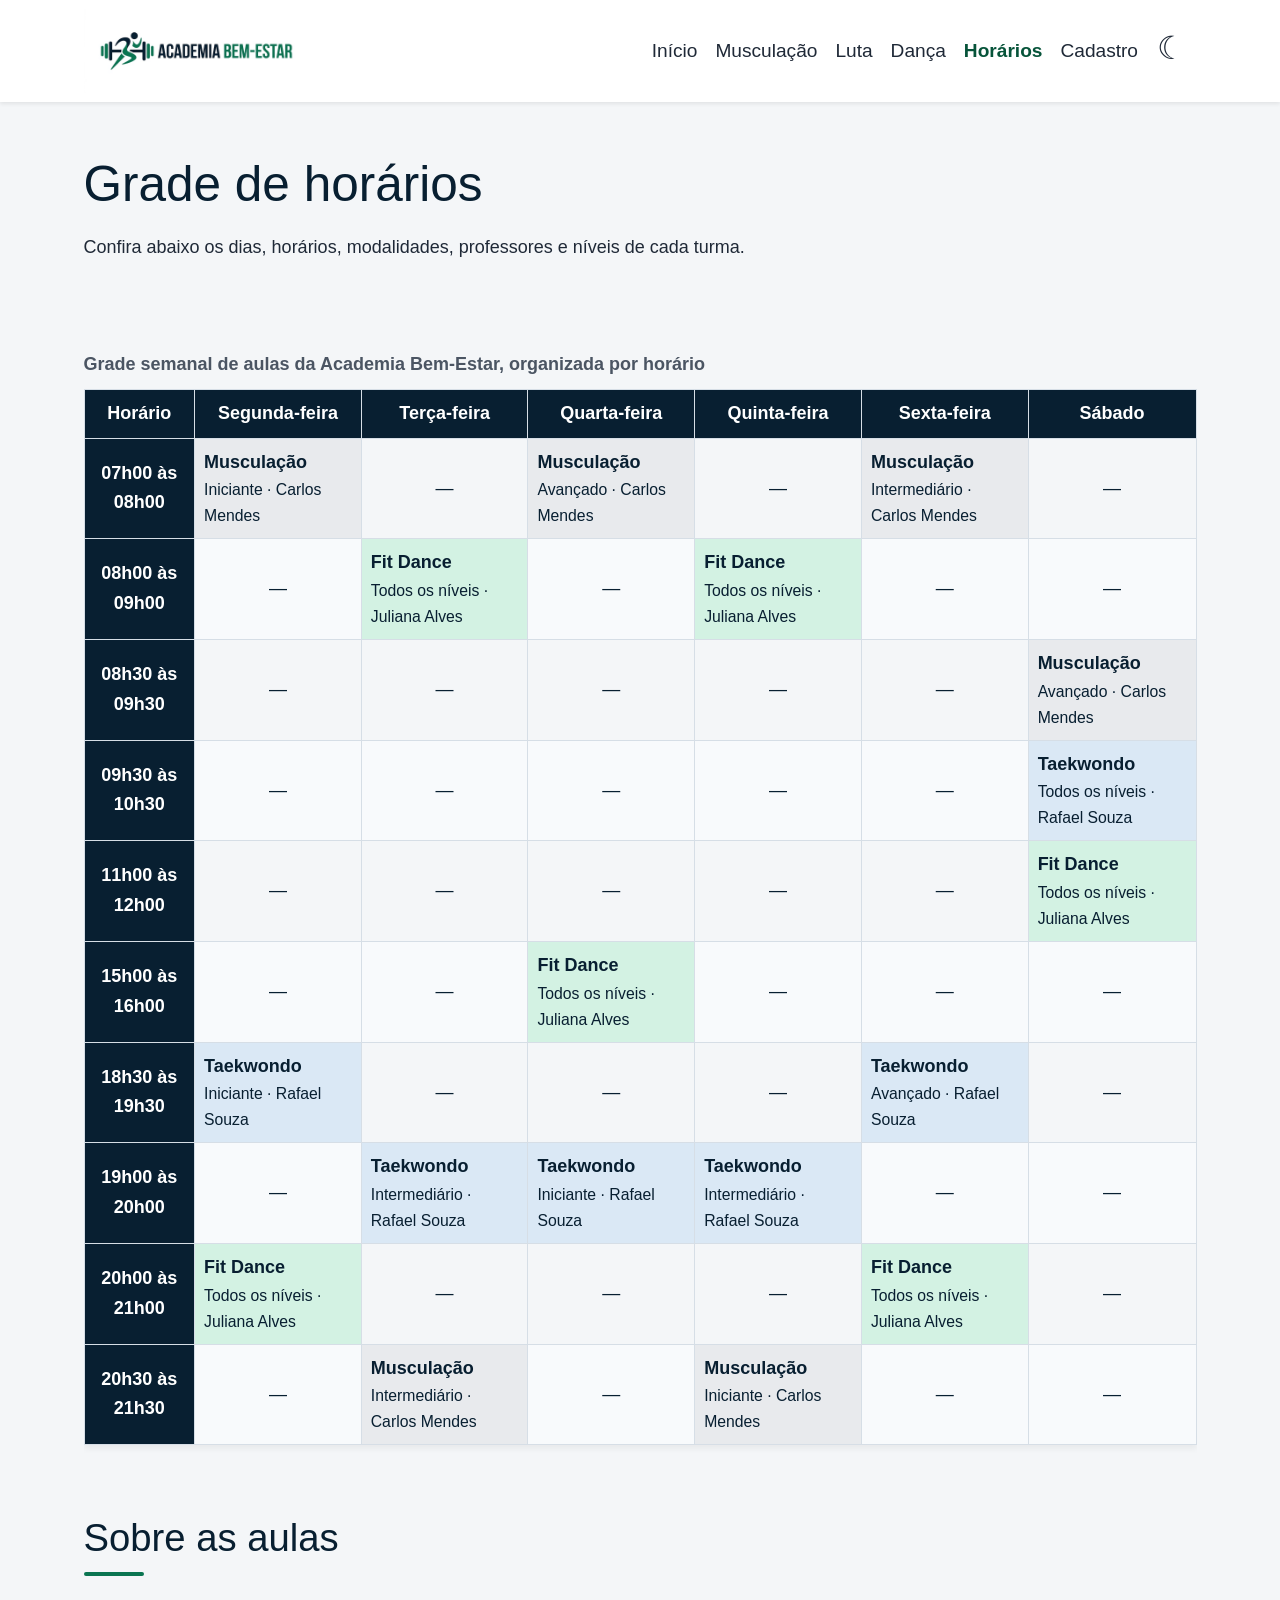
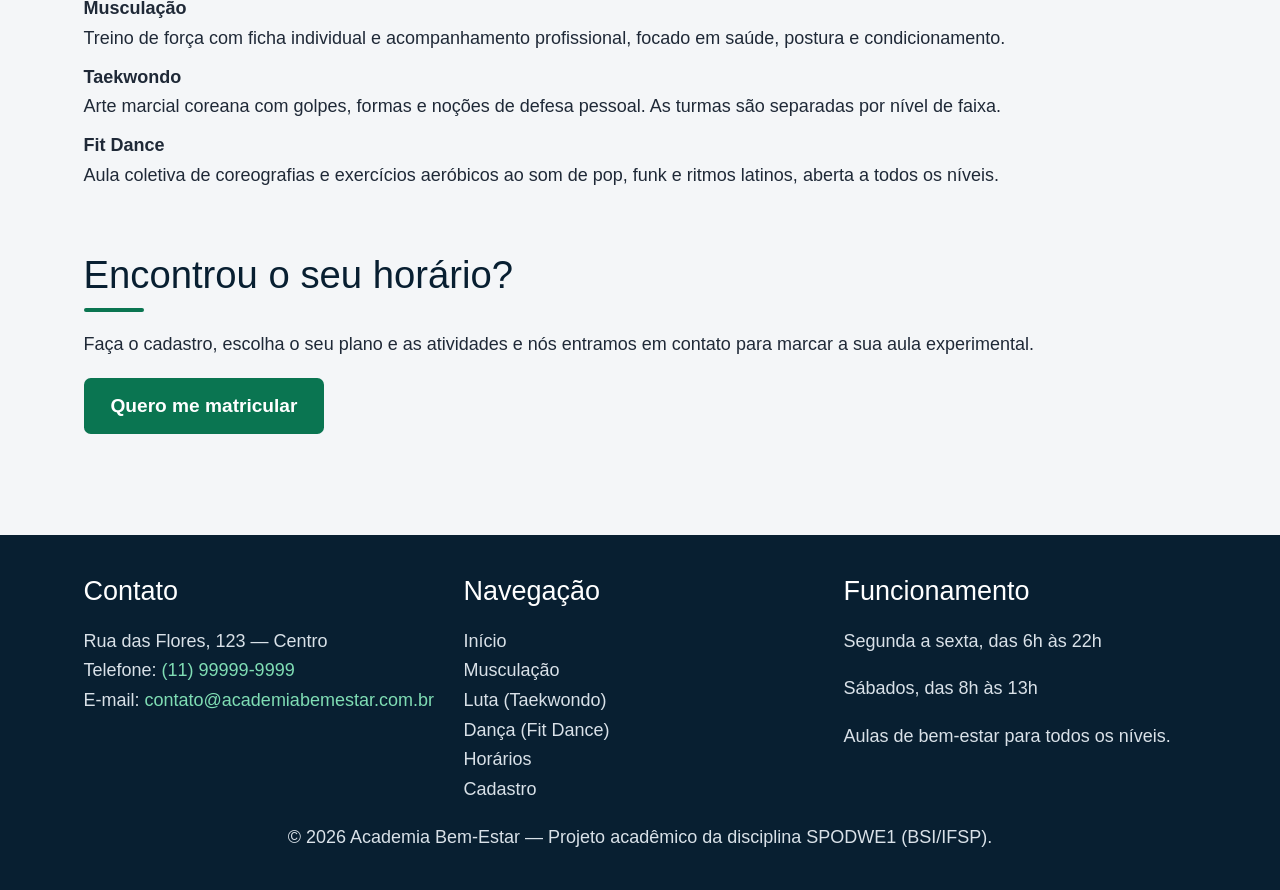
<file: horarios.html>
<!DOCTYPE html>
<html lang="pt-BR">
<head>
  <meta charset="UTF-8">
  <meta name="viewport" content="width=device-width, initial-scale=1">
  <title>Horários | Academia Bem-Estar</title>
  <link rel="icon" href="img/logo.jpg" type="image/jpeg">
  <link rel="stylesheet" href="css/bootstrap.min.css">
  <link rel="stylesheet" href="css/styles.css">
</head>
<body>
  <header class="sticky-top">
    <nav class="navbar navbar-expand-lg" aria-label="Principal">
      <div class="container">
        <a class="navbar-brand" href="index.html">
          <img src="img/logo.jpg" alt="Logotipo da Academia Bem-Estar" width="150" height="84" class="d-inline-block align-text-top">
        </a>
        <button class="navbar-toggler" type="button" data-bs-toggle="collapse" data-bs-target="#menu-principal"
                aria-controls="menu-principal" aria-expanded="false" aria-label="Abrir e fechar o menu de navegação">
          <span class="navbar-toggler-icon"></span>
        </button>
        <div class="collapse navbar-collapse" id="menu-principal">
          <ul class="navbar-nav ms-auto mb-2 mb-lg-0">
            <li class="nav-item"><a class="nav-link" href="index.html">Início</a></li>
            <li class="nav-item"><a class="nav-link" href="musculacao.html">Musculação</a></li>
            <li class="nav-item"><a class="nav-link" href="luta.html">Luta</a></li>
            <li class="nav-item"><a class="nav-link" href="danca.html">Dança</a></li>
            <li class="nav-item"><a class="nav-link active" href="horarios.html" aria-current="page">Horários</a></li>
            <li class="nav-item"><a class="nav-link" href="cadastro.html">Cadastro</a></li>
            <li class="nav-item"><button class="nav-link tema-toggle" type="button" data-alternar-tema aria-label="Ativar tema escuro" title="Ativar tema escuro"><span class="tema-icone" aria-hidden="true"></span></button></li>
          </ul>
        </div>
      </div>
    </nav>
  </header>

  <main>
    <section aria-labelledby="titulo-horarios">
      <div class="container">
        <h1 id="titulo-horarios">Grade de horários</h1>
        <p>
          Confira abaixo os dias, horários, modalidades, professores e níveis de cada turma.
        </p>

        <!-- REQ. 12: linhas geradas via AJAX a partir de dados/tabela.json. -->
        <p id="status-tabela" class="status-tabela" role="status" aria-live="polite"></p>
        <noscript>
          <p class="status-tabela erro">Ative o JavaScript para ver a grade de horários.</p>
        </noscript>

        <div class="table-responsive">
          <table id="tabela-horarios" class="table table-bordered align-middle">
            <caption>Grade semanal de aulas da Academia Bem-Estar, organizada por horário</caption>
            <thead>
              <tr>
                <th scope="col">Horário</th>
                <th scope="col">Segunda-feira</th>
                <th scope="col">Terça-feira</th>
                <th scope="col">Quarta-feira</th>
                <th scope="col">Quinta-feira</th>
                <th scope="col">Sexta-feira</th>
                <th scope="col">Sábado</th>
              </tr>
            </thead>
            <tbody id="corpo-tabela"></tbody>
          </table>
        </div>
      </div>
    </section>

    <section aria-labelledby="titulo-legenda">
      <div class="container">
        <h2 id="titulo-legenda">Sobre as aulas</h2>
        <dl>
          <dt>Musculação</dt>
          <dd>Treino de força com ficha individual e acompanhamento profissional, focado em saúde, postura e condicionamento.</dd>
          <dt>Taekwondo</dt>
          <dd>Arte marcial coreana com golpes, formas e noções de defesa pessoal. As turmas são separadas por nível de faixa.</dd>
          <dt>Fit Dance</dt>
          <dd>Aula coletiva de coreografias e exercícios aeróbicos ao som de pop, funk e ritmos latinos, aberta a todos os níveis.</dd>
        </dl>
      </div>
    </section>

    <section aria-labelledby="titulo-horarios-chamada">
      <div class="container">
        <h2 id="titulo-horarios-chamada">Encontrou o seu horário?</h2>
        <p>
          Faça o cadastro, escolha o seu plano e as atividades e nós entramos em contato para marcar a sua aula experimental.
        </p>
        <p><a class="btn btn-principal" href="cadastro.html">Quero me matricular</a></p>
      </div>
    </section>
  </main>

  <footer>
    <div class="container">
      <div class="row">
        <section class="col-md-4" aria-labelledby="rodape-contato">
          <h2 id="rodape-contato">Contato</h2>
          <address>
            Rua das Flores, 123 — Centro<br>
            Telefone: <a href="tel:+5511999999999">(11) 99999-9999</a><br>
            E-mail: <a href="mailto:contato@academiabemestar.com.br">contato@academiabemestar.com.br</a>
          </address>
        </section>

        <nav class="col-md-4" aria-labelledby="rodape-navegacao">
          <h2 id="rodape-navegacao">Navegação</h2>
          <ul class="list-unstyled">
            <li><a href="index.html">Início</a></li>
            <li><a href="musculacao.html">Musculação</a></li>
            <li><a href="luta.html">Luta (Taekwondo)</a></li>
            <li><a href="danca.html">Dança (Fit Dance)</a></li>
            <li><a href="horarios.html">Horários</a></li>
            <li><a href="cadastro.html">Cadastro</a></li>
          </ul>
        </nav>

        <section class="col-md-4" aria-labelledby="rodape-funcionamento">
          <h2 id="rodape-funcionamento">Funcionamento</h2>
          <p>Segunda a sexta, das 6h às 22h</p>
          <p>Sábados, das 8h às 13h</p>
          <p>Aulas de bem-estar para todos os níveis.</p>
        </section>
      </div>
      <p class="text-center">&copy; 2026 Academia Bem-Estar — Projeto acadêmico da disciplina SPODWE1 (BSI/IFSP).</p>
    </div>
  </footer>

  <script src="js/bootstrap.bundle.min.js"></script>
  <script src="js/scripts.js"></script>
</body>
</html>
</file>
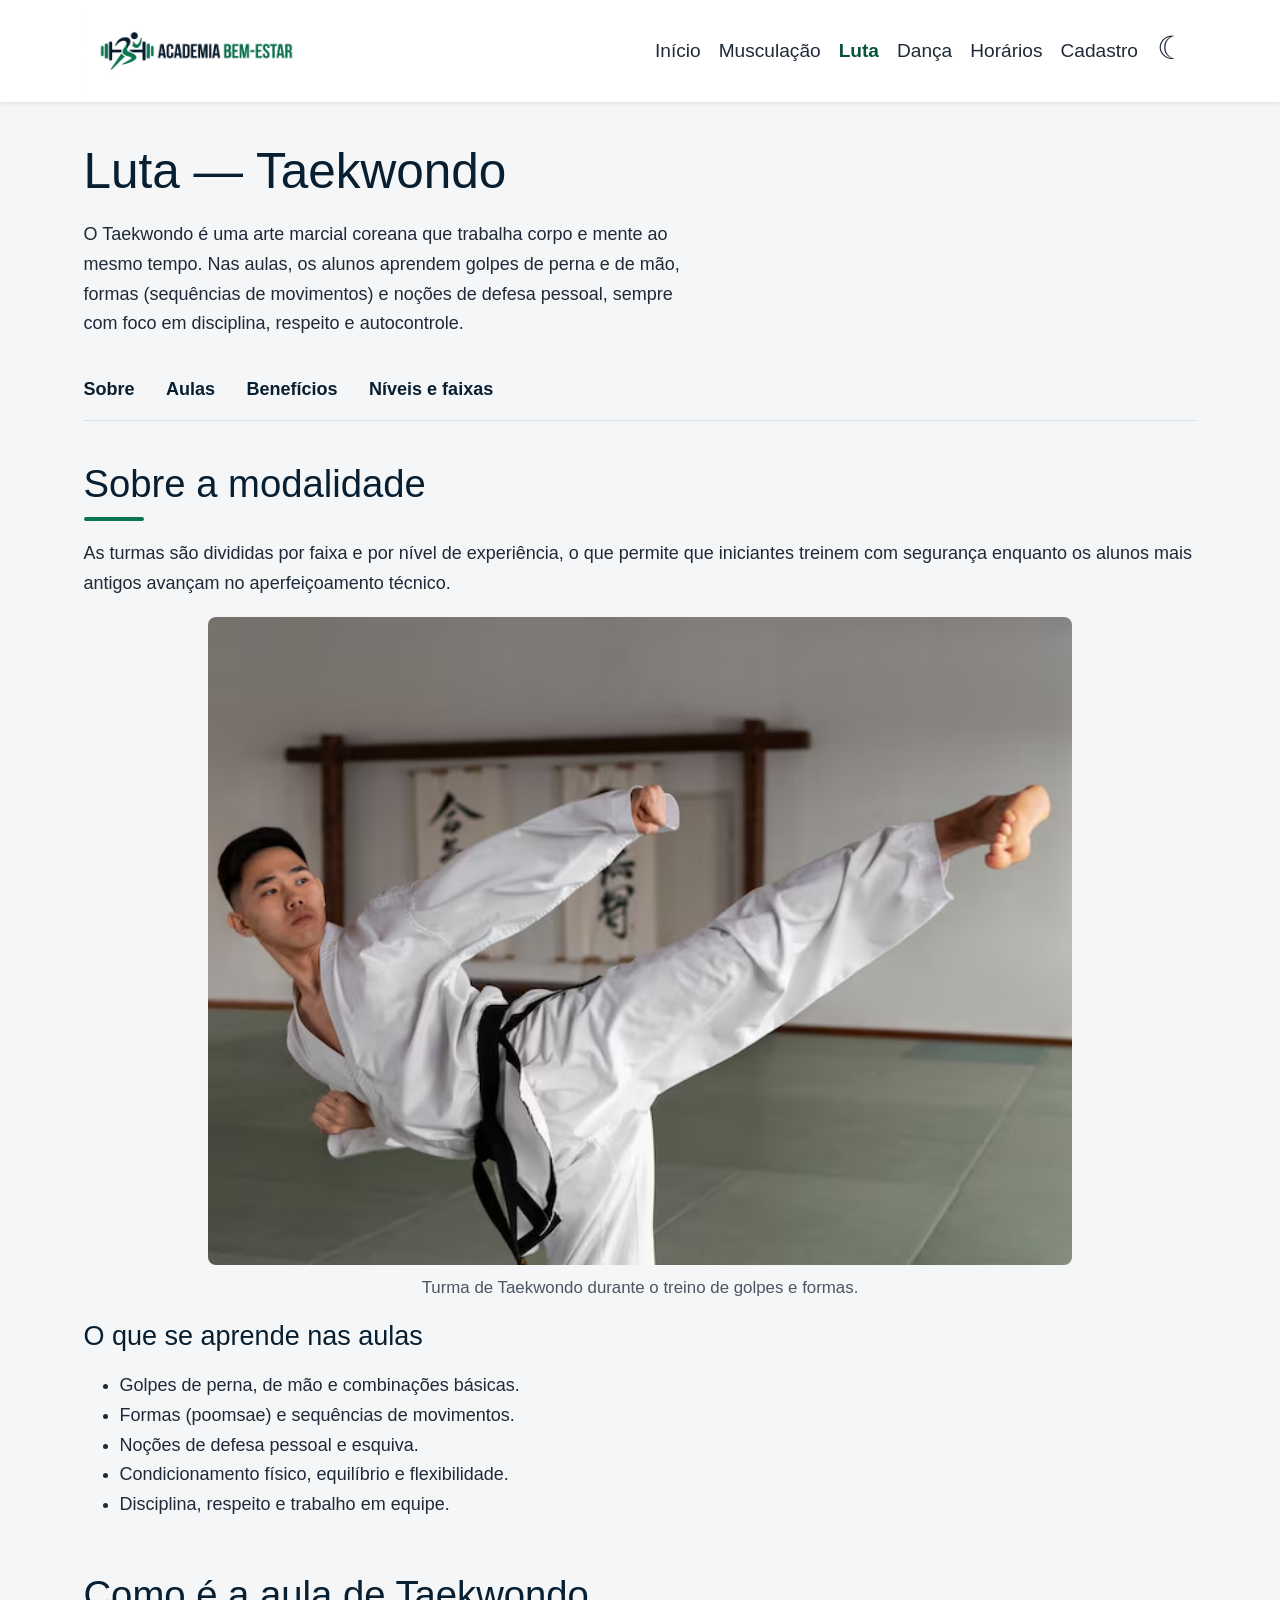
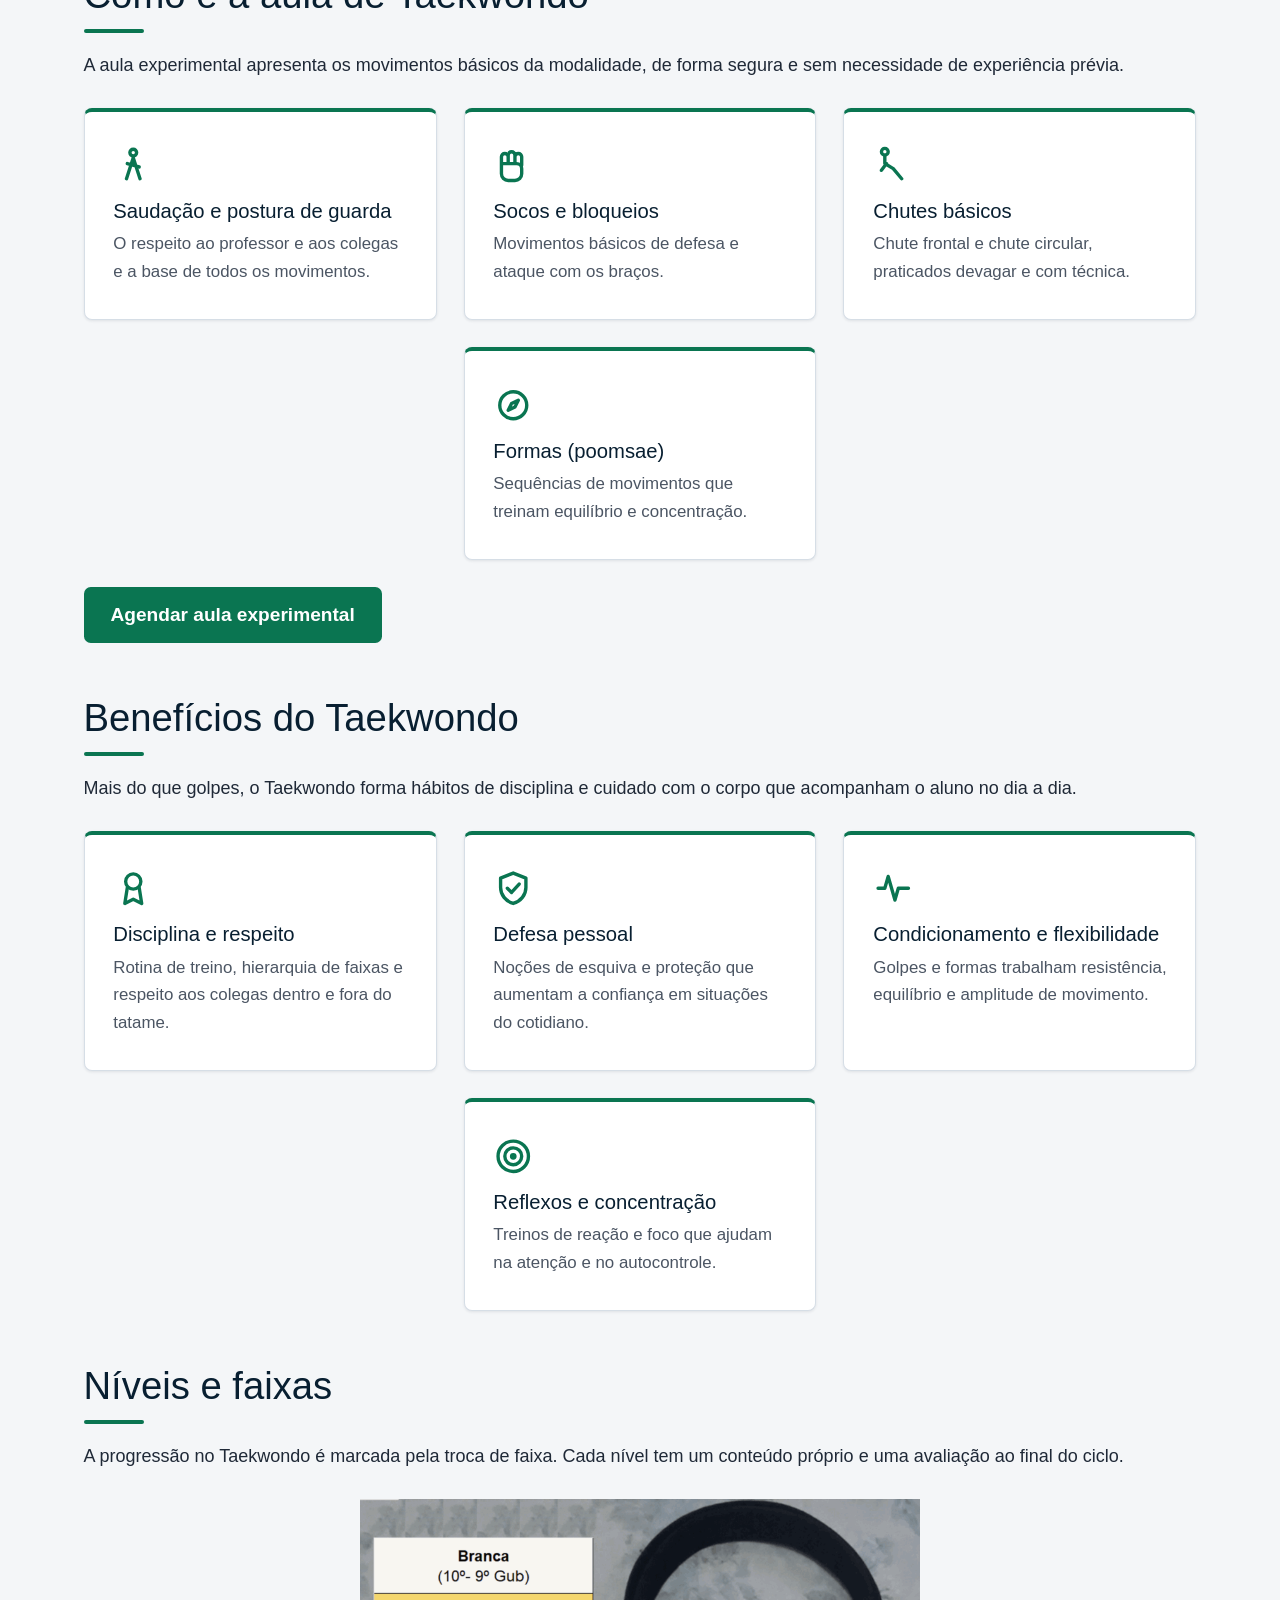
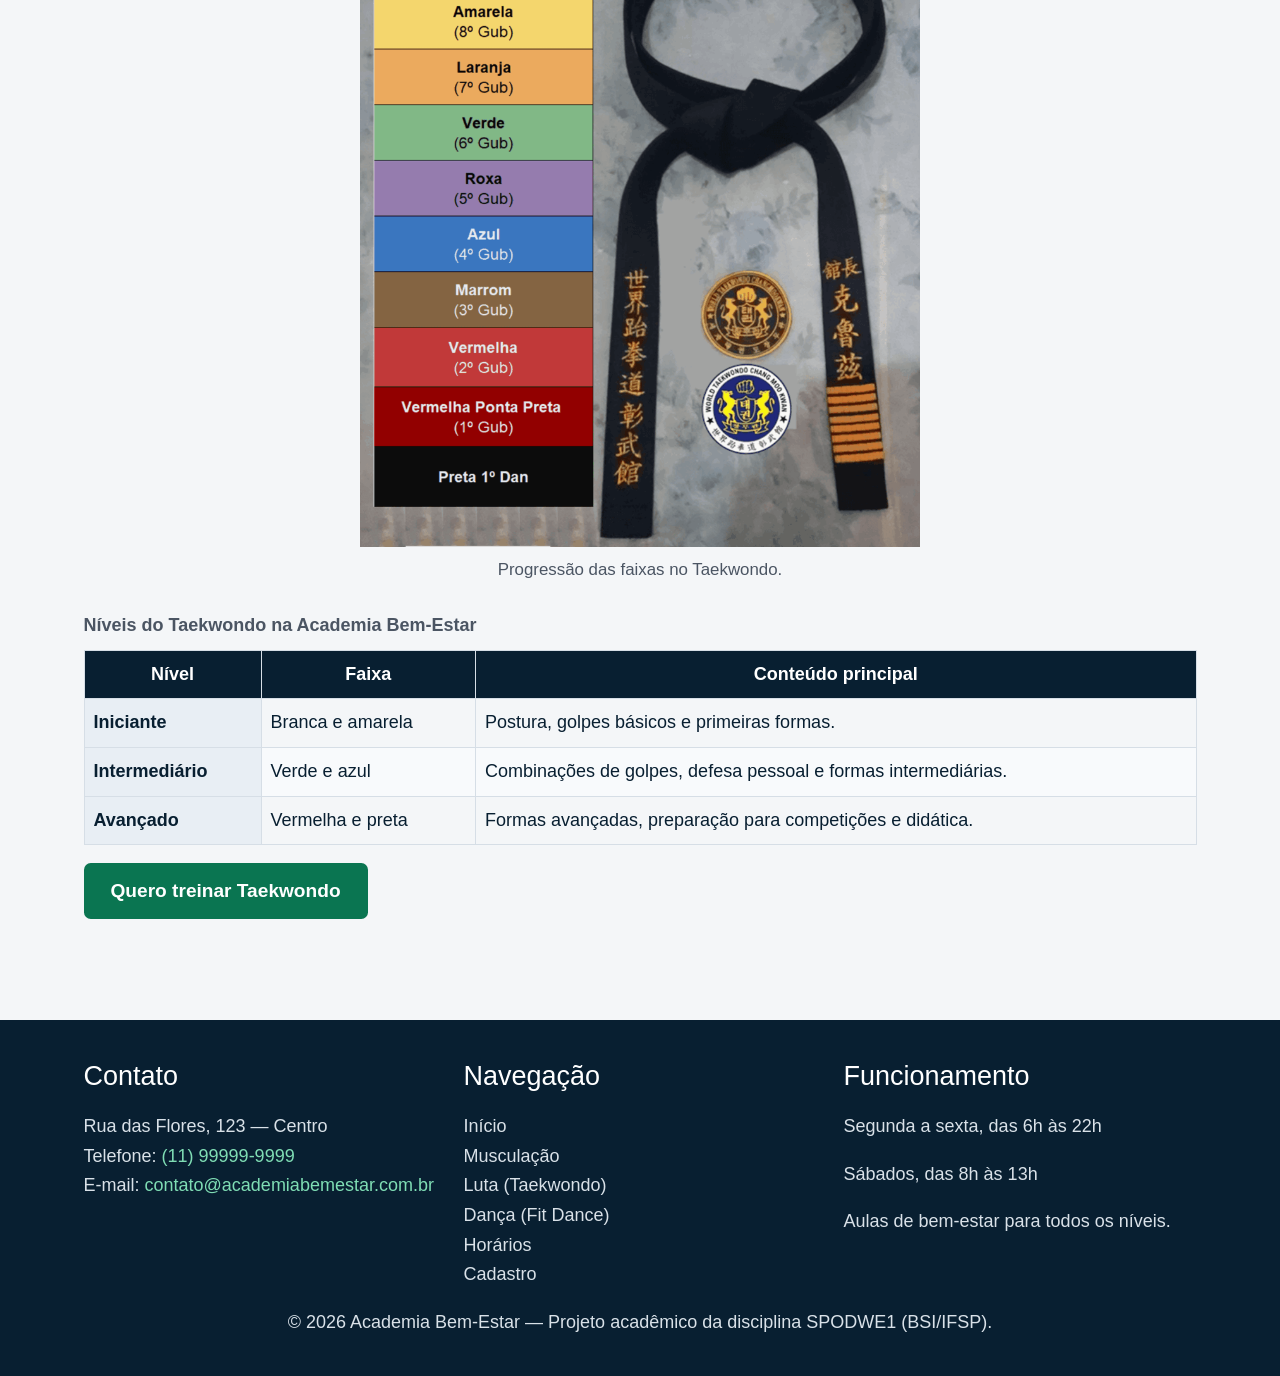
<file: luta.html>
<!DOCTYPE html>
<html lang="pt-BR">
<head>
  <meta charset="UTF-8">
  <meta name="viewport" content="width=device-width, initial-scale=1">
  <title>Luta (Taekwondo) | Academia Bem-Estar</title>
  <link rel="icon" href="img/logo.jpg" type="image/jpeg">
  <link rel="stylesheet" href="css/bootstrap.min.css">
  <link rel="stylesheet" href="css/styles.css">
</head>
<body>
  <header class="sticky-top">
    <nav class="navbar navbar-expand-lg" aria-label="Principal">
      <div class="container">
        <a class="navbar-brand" href="index.html">
          <img src="img/logo.jpg" alt="Logotipo da Academia Bem-Estar" width="150" height="84" class="d-inline-block align-text-top">
        </a>
        <button class="navbar-toggler" type="button" data-bs-toggle="collapse" data-bs-target="#menu-principal"
                aria-controls="menu-principal" aria-expanded="false" aria-label="Abrir e fechar o menu de navegação">
          <span class="navbar-toggler-icon"></span>
        </button>
        <div class="collapse navbar-collapse" id="menu-principal">
          <ul class="navbar-nav ms-auto mb-2 mb-lg-0">
            <li class="nav-item"><a class="nav-link" href="index.html">Início</a></li>
            <li class="nav-item"><a class="nav-link" href="musculacao.html">Musculação</a></li>
            <li class="nav-item"><a class="nav-link active" href="luta.html" aria-current="page">Luta</a></li>
            <li class="nav-item"><a class="nav-link" href="danca.html">Dança</a></li>
            <li class="nav-item"><a class="nav-link" href="horarios.html">Horários</a></li>
            <li class="nav-item"><a class="nav-link" href="cadastro.html">Cadastro</a></li>
            <li class="nav-item"><button class="nav-link tema-toggle" type="button" data-alternar-tema aria-label="Ativar tema escuro" title="Ativar tema escuro"><span class="tema-icone" aria-hidden="true"></span></button></li>
          </ul>
        </div>
      </div>
    </nav>
  </header>

  <main class="pagina-modalidade">
    <header class="cabecalho-modalidade">
      <div class="container">
        <h1 id="titulo-luta">Luta — Taekwondo</h1>
        <p class="cabecalho-modalidade-texto">
          O Taekwondo é uma arte marcial coreana que trabalha corpo e mente ao mesmo tempo. Nas aulas, os alunos
          aprendem golpes de perna e de mão, formas (sequências de movimentos) e noções de defesa pessoal, sempre com
          foco em disciplina, respeito e autocontrole.
        </p>
        <nav class="indice-pagina" aria-label="Índice da página">
          <ul class="indice-lista" role="list">
            <li><a href="luta.html#sobre">Sobre</a></li>
            <li><a href="luta.html#aulas-luta">Aulas</a></li>
            <li><a href="luta.html#beneficios-luta">Benefícios</a></li>
            <li><a href="luta.html#niveis-luta">Níveis e faixas</a></li>
          </ul>
        </nav>
      </div>
    </header>

    <section id="sobre" aria-labelledby="titulo-sobre-luta">
      <div class="container">
        <h2 id="titulo-sobre-luta">Sobre a modalidade</h2>
        <p>
          As turmas são divididas por faixa e por nível de experiência, o que permite que iniciantes treinem com
          segurança enquanto os alunos mais antigos avançam no aperfeiçoamento técnico.
        </p>

        <figure class="text-center mt-3 foto-conteudo">
          <img src="img/lutaex.avif" alt="Atleta de Taekwondo treinando golpe" width="800" height="600" loading="lazy" class="img-padrao img-padrao--topo">
          <figcaption class="mt-2">Turma de Taekwondo durante o treino de golpes e formas.</figcaption>
        </figure>

        <h3>O que se aprende nas aulas</h3>
        <ul>
          <li>Golpes de perna, de mão e combinações básicas.</li>
          <li>Formas (poomsae) e sequências de movimentos.</li>
          <li>Noções de defesa pessoal e esquiva.</li>
          <li>Condicionamento físico, equilíbrio e flexibilidade.</li>
          <li>Disciplina, respeito e trabalho em equipe.</li>
        </ul>
      </div>
    </section>

    <section id="aulas-luta" aria-labelledby="titulo-aulas-luta">
      <div class="container">
        <h2 id="titulo-aulas-luta">Como é a aula de Taekwondo</h2>
        <p>
          A aula experimental apresenta os movimentos básicos da modalidade, de forma segura e sem necessidade de experiência prévia.
        </p>

        <ul class="beneficios-grid">
          <li class="beneficio-card">
            <svg class="beneficio-icone" viewBox="0 0 24 24" fill="none" stroke="currentColor" stroke-width="2"
                 stroke-linecap="round" stroke-linejoin="round" aria-hidden="true" focusable="false">
              <circle cx="12" cy="4.5" r="2"/>
              <path d="M12 7.5 8 20M12 7.5 16 20M8.5 11l7 2"/>
            </svg>
            <h3>Saudação e postura de guarda</h3>
            <p>O respeito ao professor e aos colegas e a base de todos os movimentos.</p>
          </li>

          <li class="beneficio-card">
            <svg class="beneficio-icone" viewBox="0 0 24 24" fill="none" stroke="currentColor" stroke-width="2"
                 stroke-linecap="round" stroke-linejoin="round" aria-hidden="true" focusable="false">
              <path d="M5 11V7a2 2 0 0 1 4 0v3M9 8V6a2 2 0 0 1 4 0v4M13 8V7a2 2 0 0 1 4 0v5M5 11h9a3 3 0 0 1 3 3v3a4 4 0 0 1-4 4H9a4 4 0 0 1-4-4v-6Z"/>
            </svg>
            <h3>Socos e bloqueios</h3>
            <p>Movimentos básicos de defesa e ataque com os braços.</p>
          </li>

          <li class="beneficio-card">
            <svg class="beneficio-icone" viewBox="0 0 24 24" fill="none" stroke="currentColor" stroke-width="2"
                 stroke-linecap="round" stroke-linejoin="round" aria-hidden="true" focusable="false">
              <circle cx="7" cy="4" r="2"/>
              <path d="M7 6v5l5 3M12 14l5 6M8 11l-3 4"/>
            </svg>
            <h3>Chutes básicos</h3>
            <p>Chute frontal e chute circular, praticados devagar e com técnica.</p>
          </li>

          <li class="beneficio-card">
            <svg class="beneficio-icone" viewBox="0 0 24 24" fill="none" stroke="currentColor" stroke-width="2"
                 stroke-linecap="round" stroke-linejoin="round" aria-hidden="true" focusable="false">
              <circle cx="12" cy="12" r="8"/>
              <path d="m15 9-2 4-4 2 2-4 4-2Z"/>
            </svg>
            <h3>Formas (poomsae)</h3>
            <p>Sequências de movimentos que treinam equilíbrio e concentração.</p>
          </li>
        </ul>

        <p class="mt-4"><a class="btn btn-principal" href="cadastro.html">Agendar aula experimental</a></p>
      </div>
    </section>

    <section id="beneficios-luta" aria-labelledby="titulo-beneficios-luta">
      <div class="container">
        <h2 id="titulo-beneficios-luta">Benefícios do Taekwondo</h2>
        <p>
          Mais do que golpes, o Taekwondo forma hábitos de disciplina e cuidado com o corpo que acompanham o aluno no dia a dia.
        </p>

        <ul class="beneficios-grid">
          <li class="beneficio-card">
            <svg class="beneficio-icone" viewBox="0 0 24 24" fill="none" stroke="currentColor" stroke-width="2"
                 stroke-linecap="round" stroke-linejoin="round" aria-hidden="true" focusable="false">
              <circle cx="12" cy="8" r="4.5"/>
              <path d="M8.5 11.5 7 21l5-2.5 5 2.5-1.5-9.5"/>
            </svg>
            <h3>Disciplina e respeito</h3>
            <p>Rotina de treino, hierarquia de faixas e respeito aos colegas dentro e fora do tatame.</p>
          </li>

          <li class="beneficio-card">
            <svg class="beneficio-icone" viewBox="0 0 24 24" fill="none" stroke="currentColor" stroke-width="2"
                 stroke-linecap="round" stroke-linejoin="round" aria-hidden="true" focusable="false">
              <path d="M12 3 4.5 6v5.5c0 4.4 3 8.2 7.5 9.5 4.5-1.3 7.5-5.1 7.5-9.5V6L12 3Z"/>
              <path d="m8.5 12 2.5 2.5 4.5-5"/>
            </svg>
            <h3>Defesa pessoal</h3>
            <p>Noções de esquiva e proteção que aumentam a confiança em situações do cotidiano.</p>
          </li>

          <li class="beneficio-card">
            <svg class="beneficio-icone" viewBox="0 0 24 24" fill="none" stroke="currentColor" stroke-width="2"
                 stroke-linecap="round" stroke-linejoin="round" aria-hidden="true" focusable="false">
              <path d="M3 12h4l2-7 4 14 2-7h6"/>
            </svg>
            <h3>Condicionamento e flexibilidade</h3>
            <p>Golpes e formas trabalham resistência, equilíbrio e amplitude de movimento.</p>
          </li>

          <li class="beneficio-card">
            <svg class="beneficio-icone" viewBox="0 0 24 24" fill="none" stroke="currentColor" stroke-width="2"
                 stroke-linecap="round" stroke-linejoin="round" aria-hidden="true" focusable="false">
              <circle cx="12" cy="12" r="9"/>
              <circle cx="12" cy="12" r="5"/>
              <circle cx="12" cy="12" r="1"/>
            </svg>
            <h3>Reflexos e concentração</h3>
            <p>Treinos de reação e foco que ajudam na atenção e no autocontrole.</p>
          </li>
        </ul>
      </div>
    </section>

    <section id="niveis-luta" aria-labelledby="titulo-niveis">
      <div class="container">
        <h2 id="titulo-niveis">Níveis e faixas</h2>
        <p>
          A progressão no Taekwondo é marcada pela troca de faixa. Cada nível tem um conteúdo próprio e uma avaliação
          ao final do ciclo.
        </p>

        <figure class="text-center mt-4 foto-conteudo">
          <img src="img/faixas.png" alt="Ilustração das faixas de Taekwondo do nível iniciante ao avançado" width="886" height="1024" loading="lazy" class="img-infografico">
          <figcaption class="mt-2">Progressão das faixas no Taekwondo.</figcaption>
        </figure>

        <!-- REQ. 8: tabela estática, com cabeçalho e linhas definidos no HTML. -->
        <div class="table-responsive">
          <table class="table table-bordered align-middle">
            <caption>Níveis do Taekwondo na Academia Bem-Estar</caption>
            <thead>
              <tr>
                <th scope="col">Nível</th>
                <th scope="col">Faixa</th>
                <th scope="col">Conteúdo principal</th>
              </tr>
            </thead>
            <tbody>
              <tr>
                <th scope="row">Iniciante</th>
                <td>Branca e amarela</td>
                <td>Postura, golpes básicos e primeiras formas.</td>
              </tr>
              <tr>
                <th scope="row">Intermediário</th>
                <td>Verde e azul</td>
                <td>Combinações de golpes, defesa pessoal e formas intermediárias.</td>
              </tr>
              <tr>
                <th scope="row">Avançado</th>
                <td>Vermelha e preta</td>
                <td>Formas avançadas, preparação para competições e didática.</td>
              </tr>
            </tbody>
          </table>
        </div>

        <p><a class="btn btn-principal" href="cadastro.html">Quero treinar Taekwondo</a></p>
      </div>
    </section>
  </main>

  <footer>
    <div class="container">
      <div class="row">
        <section class="col-md-4" aria-labelledby="rodape-contato">
          <h2 id="rodape-contato">Contato</h2>
          <address>
            Rua das Flores, 123 — Centro<br>
            Telefone: <a href="tel:+5511999999999">(11) 99999-9999</a><br>
            E-mail: <a href="mailto:contato@academiabemestar.com.br">contato@academiabemestar.com.br</a>
          </address>
        </section>

        <nav class="col-md-4" aria-labelledby="rodape-navegacao">
          <h2 id="rodape-navegacao">Navegação</h2>
          <ul class="list-unstyled">
            <li><a href="index.html">Início</a></li>
            <li><a href="musculacao.html">Musculação</a></li>
            <li><a href="luta.html">Luta (Taekwondo)</a></li>
            <li><a href="danca.html">Dança (Fit Dance)</a></li>
            <li><a href="horarios.html">Horários</a></li>
            <li><a href="cadastro.html">Cadastro</a></li>
          </ul>
        </nav>

        <section class="col-md-4" aria-labelledby="rodape-funcionamento">
          <h2 id="rodape-funcionamento">Funcionamento</h2>
          <p>Segunda a sexta, das 6h às 22h</p>
          <p>Sábados, das 8h às 13h</p>
          <p>Aulas de bem-estar para todos os níveis.</p>
        </section>
      </div>
      <p class="text-center">&copy; 2026 Academia Bem-Estar — Projeto acadêmico da disciplina SPODWE1 (BSI/IFSP).</p>
    </div>
  </footer>

  <script src="js/bootstrap.bundle.min.js"></script>
  <script src="js/scripts.js"></script>
</body>
</html>
</file>
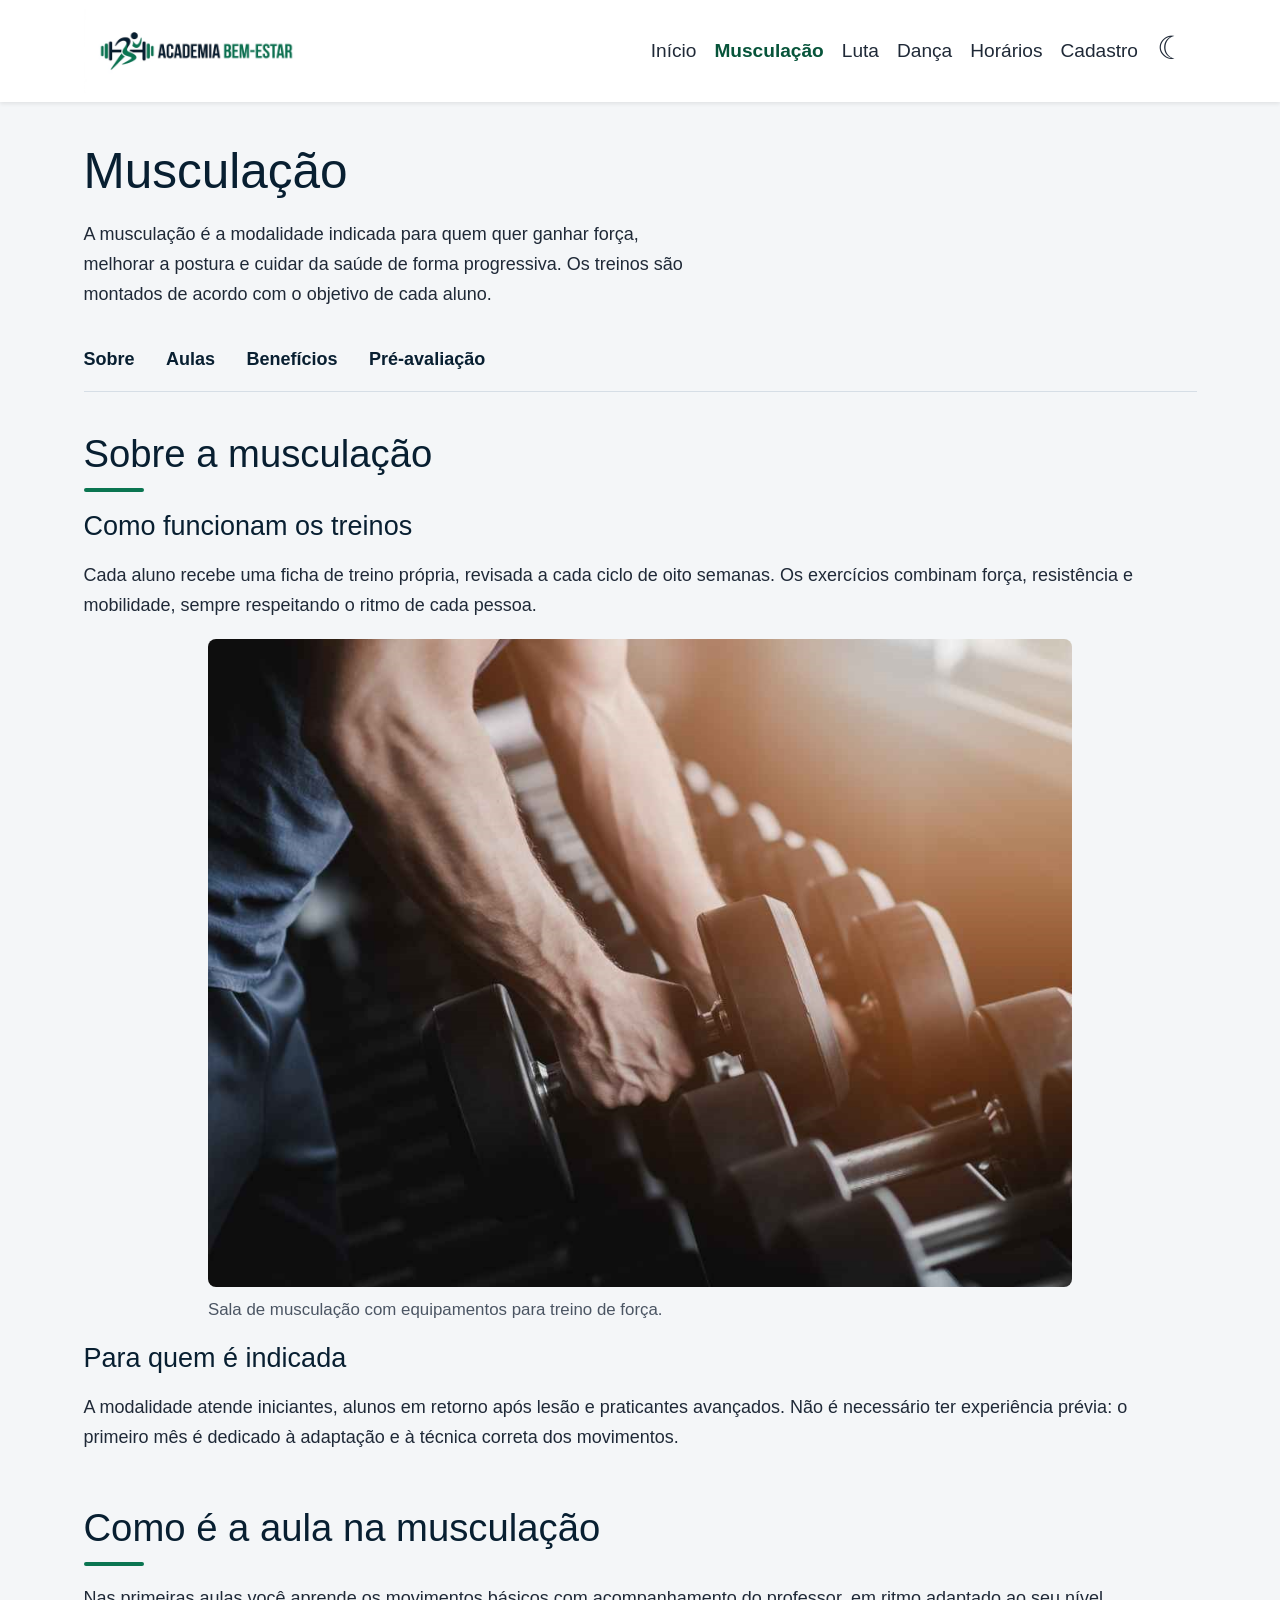
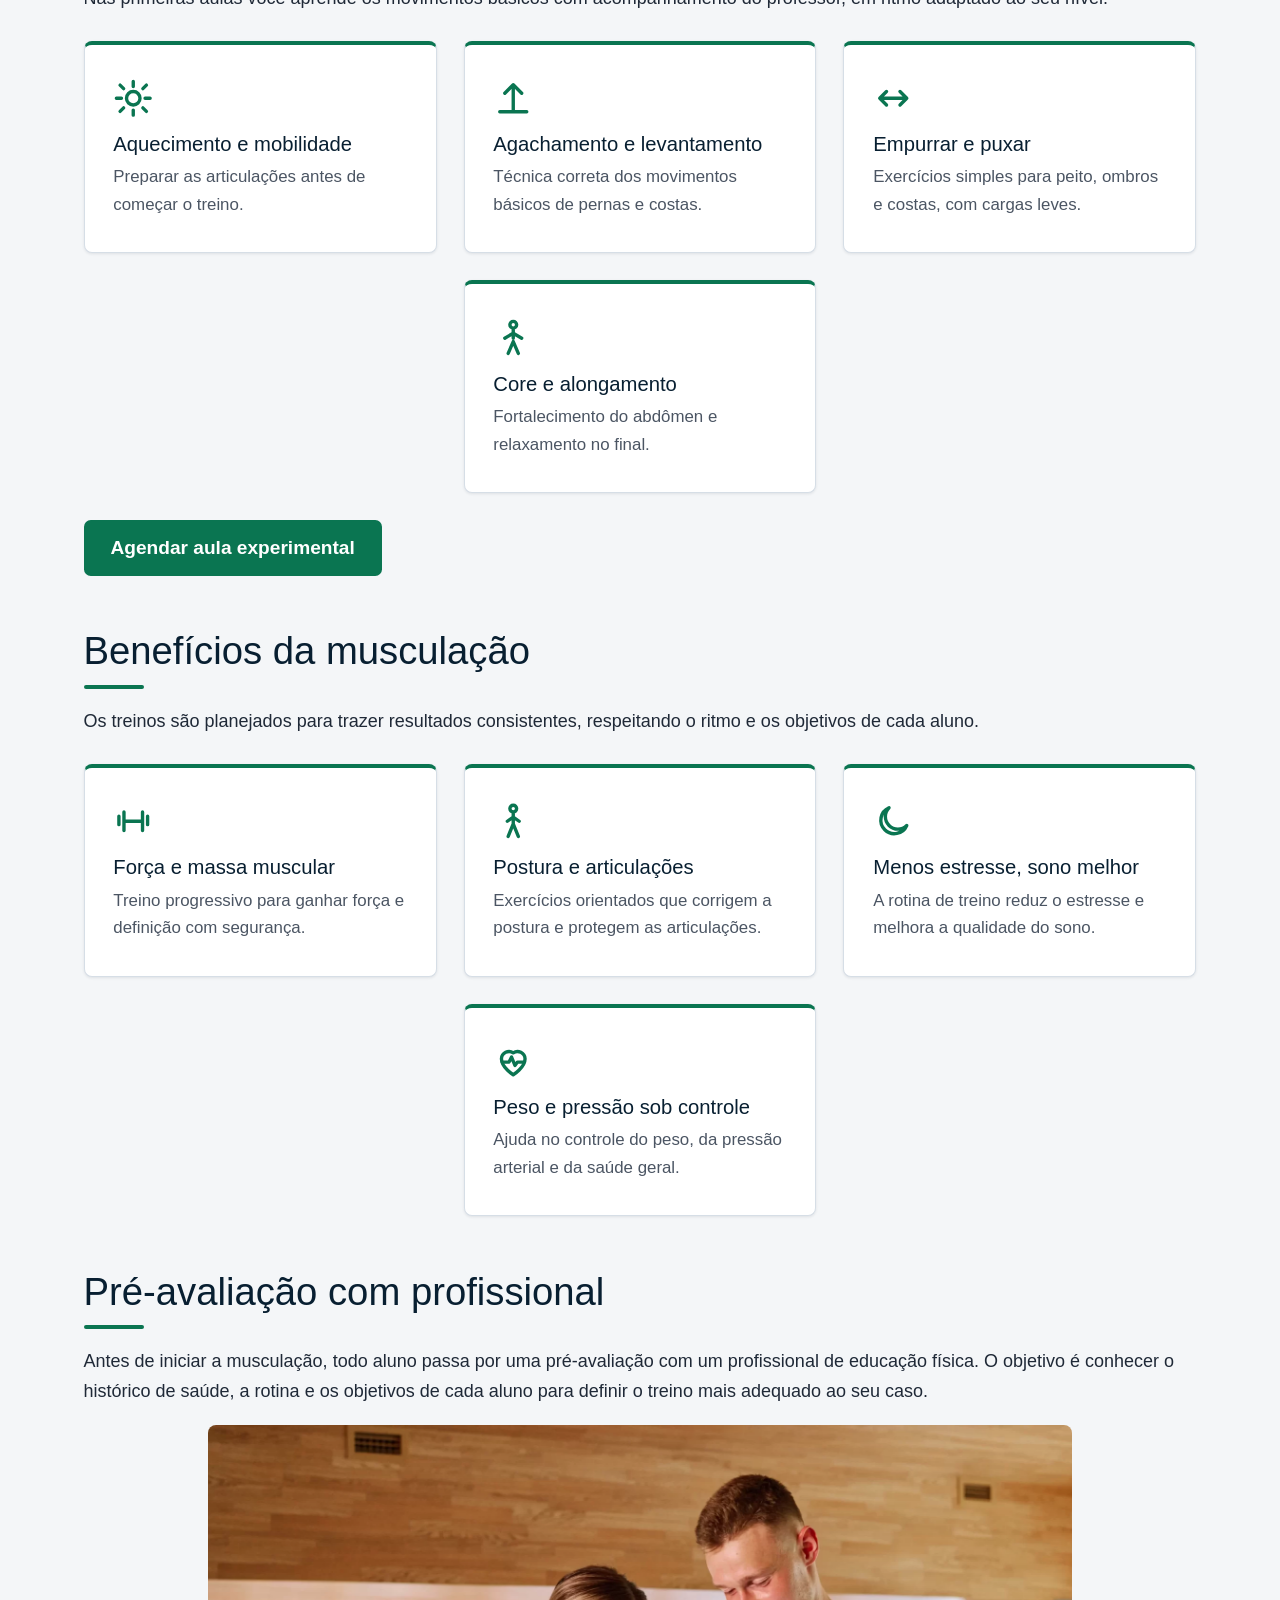
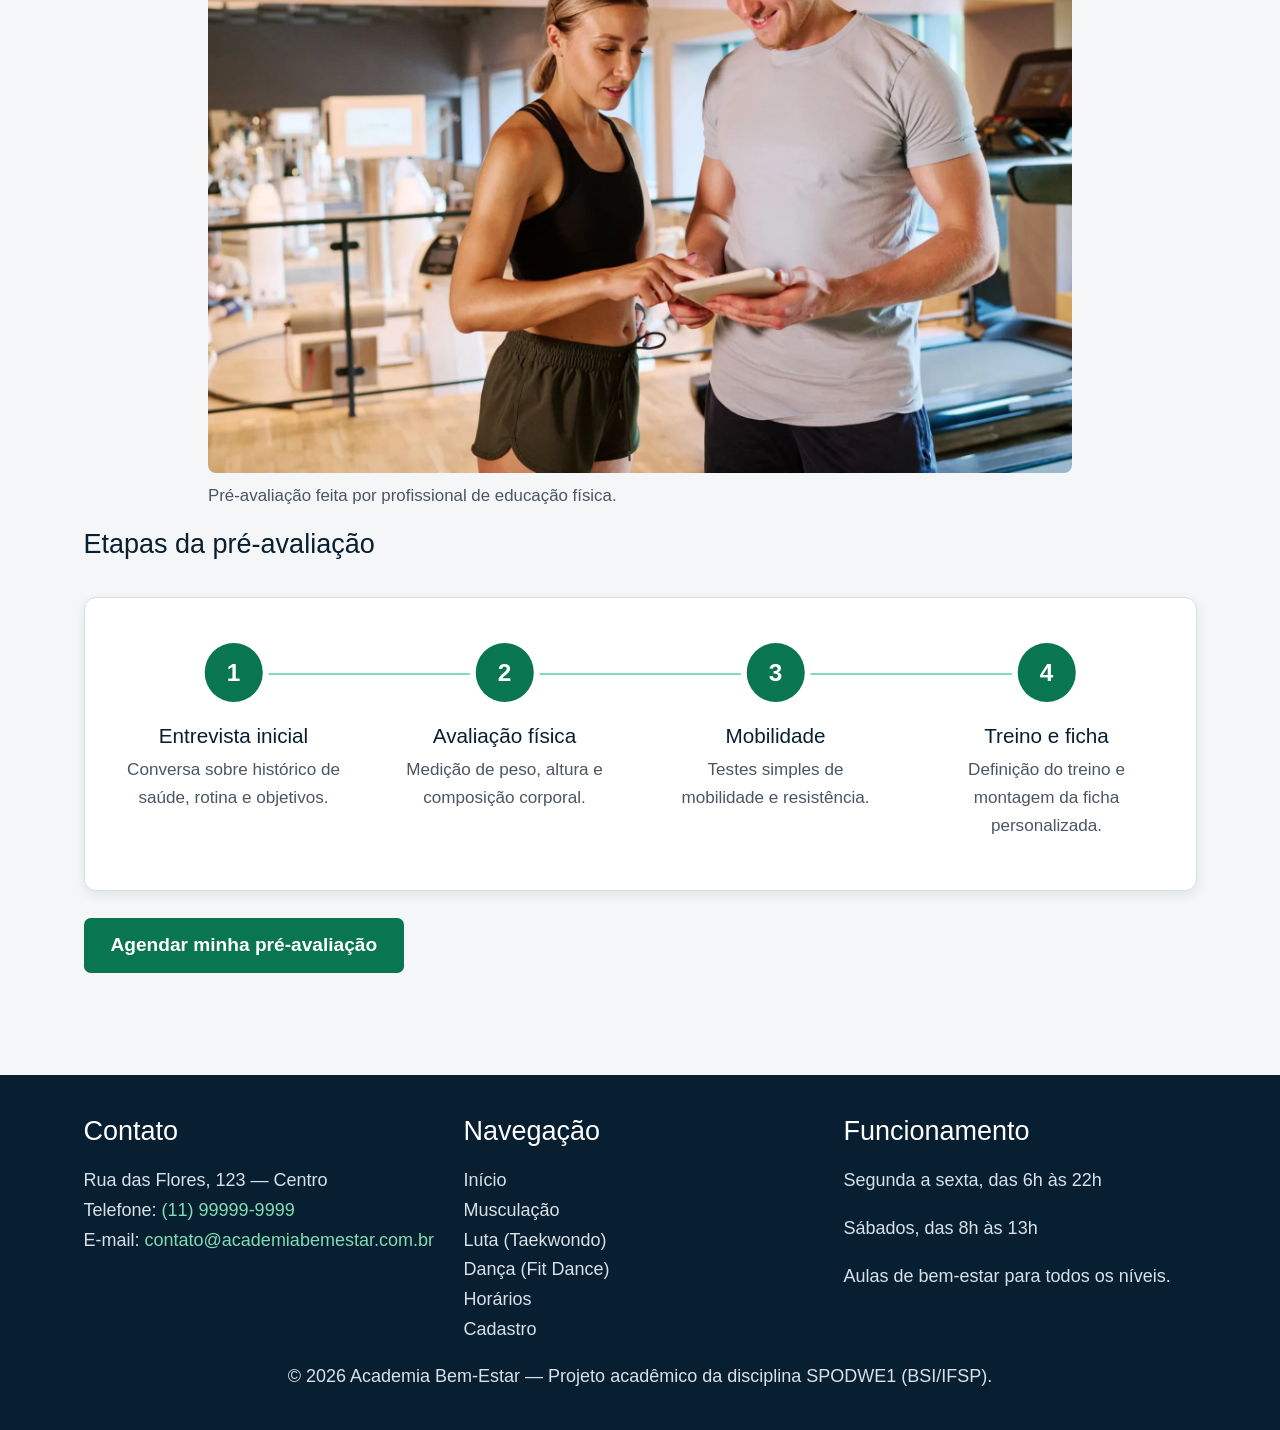
<file: musculacao.html>
<!DOCTYPE html>
<html lang="pt-BR">
<head>
  <meta charset="UTF-8">
  <meta name="viewport" content="width=device-width, initial-scale=1">
  <title>Musculação | Academia Bem-Estar</title>
  <link rel="icon" href="img/logo.jpg" type="image/jpeg">
  <link rel="stylesheet" href="css/bootstrap.min.css">
  <link rel="stylesheet" href="css/styles.css">
</head>
<body>
  <header class="sticky-top">
    <nav class="navbar navbar-expand-lg" aria-label="Principal">
      <div class="container">
        <a class="navbar-brand" href="index.html">
          <img src="img/logo.jpg" alt="Logotipo da Academia Bem-Estar" width="150" height="84" class="d-inline-block align-text-top">
        </a>
        <button class="navbar-toggler" type="button" data-bs-toggle="collapse" data-bs-target="#menu-principal"
                aria-controls="menu-principal" aria-expanded="false" aria-label="Abrir e fechar o menu de navegação">
          <span class="navbar-toggler-icon"></span>
        </button>
        <div class="collapse navbar-collapse" id="menu-principal">
          <ul class="navbar-nav ms-auto mb-2 mb-lg-0">
            <li class="nav-item"><a class="nav-link" href="index.html">Início</a></li>
            <li class="nav-item"><a class="nav-link active" href="musculacao.html" aria-current="page">Musculação</a></li>
            <li class="nav-item"><a class="nav-link" href="luta.html">Luta</a></li>
            <li class="nav-item"><a class="nav-link" href="danca.html">Dança</a></li>
            <li class="nav-item"><a class="nav-link" href="horarios.html">Horários</a></li>
            <li class="nav-item"><a class="nav-link" href="cadastro.html">Cadastro</a></li>
            <li class="nav-item"><button class="nav-link tema-toggle" type="button" data-alternar-tema aria-label="Ativar tema escuro" title="Ativar tema escuro"><span class="tema-icone" aria-hidden="true"></span></button></li>
          </ul>
        </div>
      </div>
    </nav>
  </header>

  <main class="pagina-modalidade">
    <header class="cabecalho-modalidade">
      <div class="container">
        <h1 id="titulo-musculacao">Musculação</h1>
        <p class="cabecalho-modalidade-texto">
          A musculação é a modalidade indicada para quem quer ganhar força, melhorar a postura e cuidar da saúde
          de forma progressiva. Os treinos são montados de acordo com o objetivo de cada aluno.
        </p>
        <nav class="indice-pagina" aria-label="Índice da página">
          <ul class="indice-lista" role="list">
            <li><a href="musculacao.html#sobre">Sobre</a></li>
            <li><a href="musculacao.html#aulas-musculacao">Aulas</a></li>
            <li><a href="musculacao.html#beneficios-musculacao">Benefícios</a></li>
            <li><a href="musculacao.html#pre-avaliacao">Pré-avaliação</a></li>
          </ul>
        </nav>
      </div>
    </header>

    <section id="sobre" aria-labelledby="titulo-sobre-musculacao">
      <div class="container">
        <h2 id="titulo-sobre-musculacao">Sobre a musculação</h2>
        <h3>Como funcionam os treinos</h3>
        <p>
          Cada aluno recebe uma ficha de treino própria, revisada a cada ciclo de oito semanas. Os exercícios
          combinam força, resistência e mobilidade, sempre respeitando o ritmo de cada pessoa.
        </p>

        <figure class="foto-conteudo">
          <img src="img/musc.jpg" alt="Aluno treinando musculação com halteres na sala de pesos" width="800" height="600" loading="lazy" class="img-padrao">
          <figcaption>Sala de musculação com equipamentos para treino de força.</figcaption>
        </figure>

        <h3>Para quem é indicada</h3>
        <p>
          A modalidade atende iniciantes, alunos em retorno após lesão e praticantes avançados. Não é necessário
          ter experiência prévia: o primeiro mês é dedicado à adaptação e à técnica correta dos movimentos.
        </p>
      </div>
    </section>

    <section id="aulas-musculacao" aria-labelledby="titulo-aulas-musculacao">
      <div class="container">
        <h2 id="titulo-aulas-musculacao">Como é a aula na musculação</h2>
        <p>
          Nas primeiras aulas você aprende os movimentos básicos com acompanhamento do professor, em ritmo adaptado ao seu nível.
        </p>

        <ul class="beneficios-grid">
          <li class="beneficio-card">
            <svg class="beneficio-icone" viewBox="0 0 24 24" fill="none" stroke="currentColor" stroke-width="2"
                 stroke-linecap="round" stroke-linejoin="round" aria-hidden="true" focusable="false">
              <circle cx="12" cy="12" r="4"/>
              <path d="M12 2v3M12 19v3M4.2 4.2l2.1 2.1M17.7 17.7l2.1 2.1M2 12h3M19 12h3M4.2 19.8l2.1-2.1M17.7 6.3l2.1-2.1"/>
            </svg>
            <h3>Aquecimento e mobilidade</h3>
            <p>Preparar as articulações antes de começar o treino.</p>
          </li>

          <li class="beneficio-card">
            <svg class="beneficio-icone" viewBox="0 0 24 24" fill="none" stroke="currentColor" stroke-width="2"
                 stroke-linecap="round" stroke-linejoin="round" aria-hidden="true" focusable="false">
              <path d="M12 20V4M12 4 7 9M12 4l5 5M4 20h16"/>
            </svg>
            <h3>Agachamento e levantamento</h3>
            <p>Técnica correta dos movimentos básicos de pernas e costas.</p>
          </li>

          <li class="beneficio-card">
            <svg class="beneficio-icone" viewBox="0 0 24 24" fill="none" stroke="currentColor" stroke-width="2"
                 stroke-linecap="round" stroke-linejoin="round" aria-hidden="true" focusable="false">
              <path d="M4 12h16M4 12l4-4M4 12l4 4M20 12l-4-4M20 12l-4 4"/>
            </svg>
            <h3>Empurrar e puxar</h3>
            <p>Exercícios simples para peito, ombros e costas, com cargas leves.</p>
          </li>

          <li class="beneficio-card">
            <svg class="beneficio-icone" viewBox="0 0 24 24" fill="none" stroke="currentColor" stroke-width="2"
                 stroke-linecap="round" stroke-linejoin="round" aria-hidden="true" focusable="false">
              <circle cx="12" cy="4" r="2"/>
              <path d="M12 7v5M12 9l-5 3M12 9l5 3M9 21l3-7 3 7"/>
            </svg>
            <h3>Core e alongamento</h3>
            <p>Fortalecimento do abdômen e relaxamento no final.</p>
          </li>
        </ul>

        <p class="mt-4"><a class="btn btn-principal" href="cadastro.html">Agendar aula experimental</a></p>
      </div>
    </section>

    <section id="beneficios-musculacao" aria-labelledby="titulo-beneficios-musculacao">
      <div class="container">
        <h2 id="titulo-beneficios-musculacao">Benefícios da musculação</h2>
        <p>
          Os treinos são planejados para trazer resultados consistentes, respeitando o ritmo e os objetivos de cada aluno.
        </p>

        <ul class="beneficios-grid">
          <li class="beneficio-card">
            <svg class="beneficio-icone" viewBox="0 0 24 24" fill="none" stroke="currentColor" stroke-width="2"
                 stroke-linecap="round" stroke-linejoin="round" aria-hidden="true" focusable="false">
              <path d="M6.5 6.5v11M3.5 9v5M17.5 6.5v11M20.5 9v5M6.5 12h11"/>
            </svg>
            <h3>Força e massa muscular</h3>
            <p>Treino progressivo para ganhar força e definição com segurança.</p>
          </li>

          <li class="beneficio-card">
            <svg class="beneficio-icone" viewBox="0 0 24 24" fill="none" stroke="currentColor" stroke-width="2"
                 stroke-linecap="round" stroke-linejoin="round" aria-hidden="true" focusable="false">
              <circle cx="12" cy="4.5" r="2"/>
              <path d="M12 7.5v6M12 9.5 8.5 12M12 9.5l3.5 2.5M12 13.5 9 21M12 13.5 15 21"/>
            </svg>
            <h3>Postura e articulações</h3>
            <p>Exercícios orientados que corrigem a postura e protegem as articulações.</p>
          </li>

          <li class="beneficio-card">
            <svg class="beneficio-icone" viewBox="0 0 24 24" fill="none" stroke="currentColor" stroke-width="2"
                 stroke-linecap="round" stroke-linejoin="round" aria-hidden="true" focusable="false">
              <path d="M20 14.5A8 8 0 1 1 9.5 4a6.5 6.5 0 0 0 10.5 10.5Z"/>
            </svg>
            <h3>Menos estresse, sono melhor</h3>
            <p>A rotina de treino reduz o estresse e melhora a qualidade do sono.</p>
          </li>

          <li class="beneficio-card">
            <svg class="beneficio-icone" viewBox="0 0 24 24" fill="none" stroke="currentColor" stroke-width="2"
                 stroke-linecap="round" stroke-linejoin="round" aria-hidden="true" focusable="false">
              <path d="M12 20s-7-4.35-7-9.5A4.5 4.5 0 0 1 12 7a4.5 4.5 0 0 1 7 3.5C19 15.65 12 20 12 20Z"/>
              <path d="M5.5 12.5h4l1.5-3 2 5 1.5-2h4"/>
            </svg>
            <h3>Peso e pressão sob controle</h3>
            <p>Ajuda no controle do peso, da pressão arterial e da saúde geral.</p>
          </li>
        </ul>
      </div>
    </section>

    <section id="pre-avaliacao" aria-labelledby="titulo-pre-avaliacao">
      <div class="container">
        <h2 id="titulo-pre-avaliacao">Pré-avaliação com profissional</h2>
        <p>
          Antes de iniciar a musculação, todo aluno passa por uma pré-avaliação com um profissional de educação
          física. O objetivo é conhecer o histórico de saúde, a rotina e os objetivos de cada aluno para definir
          o treino mais adequado ao seu caso.
        </p>

        <figure class="foto-conteudo">
          <img src="img/preav.jpg" alt="Profissional de educação física anotando a avaliação de uma aluna na academia" width="800" height="600" loading="lazy" class="img-padrao">
          <figcaption>Pré-avaliação feita por profissional de educação física.</figcaption>
        </figure>

        <h3>Etapas da pré-avaliação</h3>
        <ol class="stepper-preavaliacao" role="list">
          <li class="etapa">
            <h4>Entrevista inicial</h4>
            <p>Conversa sobre histórico de saúde, rotina e objetivos.</p>
          </li>
          <li class="etapa">
            <h4>Avaliação física</h4>
            <p>Medição de peso, altura e composição corporal.</p>
          </li>
          <li class="etapa">
            <h4>Mobilidade</h4>
            <p>Testes simples de mobilidade e resistência.</p>
          </li>
          <li class="etapa">
            <h4>Treino e ficha</h4>
            <p>Definição do treino e montagem da ficha personalizada.</p>
          </li>
        </ol>

        <p class="mt-4"><a class="btn btn-principal" href="cadastro.html">Agendar minha pré-avaliação</a></p>
      </div>
    </section>
  </main>

  <footer>
    <div class="container">
      <div class="row">
        <section class="col-md-4" aria-labelledby="rodape-contato">
          <h2 id="rodape-contato">Contato</h2>
          <address>
            Rua das Flores, 123 — Centro<br>
            Telefone: <a href="tel:+5511999999999">(11) 99999-9999</a><br>
            E-mail: <a href="mailto:contato@academiabemestar.com.br">contato@academiabemestar.com.br</a>
          </address>
        </section>

        <nav class="col-md-4" aria-labelledby="rodape-navegacao">
          <h2 id="rodape-navegacao">Navegação</h2>
          <ul class="list-unstyled">
            <li><a href="index.html">Início</a></li>
            <li><a href="musculacao.html">Musculação</a></li>
            <li><a href="luta.html">Luta (Taekwondo)</a></li>
            <li><a href="danca.html">Dança (Fit Dance)</a></li>
            <li><a href="horarios.html">Horários</a></li>
            <li><a href="cadastro.html">Cadastro</a></li>
          </ul>
        </nav>

        <section class="col-md-4" aria-labelledby="rodape-funcionamento">
          <h2 id="rodape-funcionamento">Funcionamento</h2>
          <p>Segunda a sexta, das 6h às 22h</p>
          <p>Sábados, das 8h às 13h</p>
          <p>Aulas de bem-estar para todos os níveis.</p>
        </section>
      </div>
      <p class="text-center">&copy; 2026 Academia Bem-Estar — Projeto acadêmico da disciplina SPODWE1 (BSI/IFSP).</p>
    </div>
  </footer>

  <script src="js/bootstrap.bundle.min.js"></script>
  <script src="js/scripts.js"></script>
</body>
</html>
</file>
<file: css/styles.css>
/*
 * Identidade visual da Academia Bem-Estar.
 * Paleta extraída do logotipo (img/logo.jpg):
 *   azul-marinho #081F31 e verde-esmeralda #0A7551.
 * O laranja foi removido de toda a interface.
 */
/* REQ. 9: regras próprias e exemplos de seletores usados na apresentação. */
:root {
    /* Paleta própria */
    --cor-primaria: #081F31;
    --cor-primaria-clara: #143A57;
    --cor-secundaria: #0A7551;
    --cor-secundaria-escura: #07543A;
    --cor-destaque: #0A7551;
    --cor-destaque-clara: #7FDDB4;
    --cor-fundo: #F4F6F8;
    --cor-superficie: #FFFFFF;
    --cor-texto: #1F2937;
    --cor-texto-sec: #4B5563;
    --cor-titulo: #081F31;
    --cor-borda: #D6DEE6;
    --cor-link: #07543A;
    --cor-erro: #B91C1C;
    --cor-superficie-suave: #E8EEF4;
    --cor-superficie-alternada: #F8FAFC;
    --cor-superficie-destaque: #EFFAF5;
    --cor-superficie-chip: #D9F2E6;
    --cor-borda-chip: #A7DCC2;
    --cor-placeholder: #6B7280;
    --cor-modalidade-musculacao: #E8EAED;
    --cor-modalidade-danca: #D3F2E3;
    --cor-modalidade-taekwondo: #DAE8F5;

    /* Sobrescrita das variáveis do Bootstrap */
    --bs-primary: #081F31;
    --bs-primary-rgb: 8, 31, 49;
    --bs-secondary: #0A7551;
    --bs-secondary-rgb: 10, 117, 81;
    --bs-link-color: #07543A;
    --bs-link-color-rgb: 7, 84, 58;
    --bs-link-hover-color: #081F31;
    --bs-link-hover-color-rgb: 8, 31, 49;
    --bs-body-color: #1F2937;
    --bs-body-bg: #F4F6F8;
    --bs-border-color: #D6DEE6;
    --bs-emphasis-color: #081F31;
    --bs-focus-ring-color: rgba(10, 117, 81, 0.35);
    --bs-focus-ring-rgb: 10, 117, 81;

    --fonte-titulo: 'Segoe UI', Roboto, Helvetica, Arial, sans-serif;
    --fonte-texto: 'Segoe UI', Roboto, Helvetica, Arial, sans-serif;
    --altura-logo: 84px;
}

:root[data-tema="escuro"] {
    color-scheme: dark;
    --cor-fundo: #111A23;
    --cor-superficie: #1D2935;
    --cor-texto: #E6EDF3;
    --cor-texto-sec: #B5C0CB;
    --cor-titulo: #EAF1F6;
    --cor-borda: #3D4B58;
    --cor-link: #75D9A9;
    --cor-secundaria-escura: #75D9A9;
    --cor-erro: #FF8D8D;
    --cor-superficie-suave: #293744;
    --cor-superficie-alternada: #202D39;
    --cor-superficie-destaque: #1D3A30;
    --cor-superficie-chip: #294A3B;
    --cor-borda-chip: #47745D;
    --cor-placeholder: #A7B2BD;
    --cor-modalidade-musculacao: #2A343E;
    --cor-modalidade-danca: #214334;
    --cor-modalidade-taekwondo: #253A4E;

    --bs-link-color: #75D9A9;
    --bs-link-color-rgb: 117, 217, 169;
    --bs-link-hover-color: #A5EAC8;
    --bs-link-hover-color-rgb: 165, 234, 200;
    --bs-body-color: #E6EDF3;
    --bs-body-bg: #111A23;
    --bs-border-color: #3D4B58;
    --bs-emphasis-color: #EAF1F6;
    --bs-focus-ring-color: rgba(117, 217, 169, 0.35);
    --bs-focus-ring-rgb: 117, 217, 169;
}

/* Base tipográfica maior: 18px em vez dos 16px padrão */
html {
    font-size: 112.5%;
    scroll-behavior: smooth;
}

/* Compensa o cabeçalho fixo ao navegar por âncoras */
section[id],
[id].ancora {
    scroll-margin-top: 6rem;
}

body {
    background-color: var(--cor-fundo);
    font-family: var(--fonte-texto);
    font-size: 1rem;
    line-height: 1.65;
    color: var(--cor-texto);
}

/* REQ. 9 — EXEMPLO DE PSEUDOCLASSE: :focus-visible. */
a:focus-visible,
.btn:focus-visible,
.form-check-input:focus-visible,
.tema-toggle:focus-visible,
.navbar-toggler:focus-visible {
    outline: 3px solid var(--cor-secundaria);
    outline-offset: 2px;
}

/* REQ. 9: pseudoclasse de estado :checked. */
.plano-radio:checked + .plano-label {
    border-color: var(--cor-secundaria);
    background-color: var(--cor-superficie-destaque);
    box-shadow: 0 0 0 3px rgba(10, 117, 81, 0.16);
}

/* REQ. 9: pseudoclasse estrutural :nth-child(). */
tbody tr:nth-child(even) td {
    background-color: var(--cor-superficie-alternada);
}

/* Sobre fundos escuros, o anel de foco usa o verde-claro para manter contraste */
.hero a:focus-visible,
footer a:focus-visible {
    outline-color: var(--cor-destaque-clara);
}

main > section {
    padding: clamp(2rem, 4vw, 3rem) 0;
}

/* REQ. 9: seletor composto com filho e irmão adjacente. */
main > section + section {
    padding-top: 0;
}

main > section > .container > :last-child:not(dialog) {
    margin-bottom: 0;
}

html:has(dialog:modal) {
    scrollbar-gutter: stable both-edges;
}

.secao-bem-estar {
    padding-top: clamp(3rem, 6vw, 4rem);
}

.navbar {
    background-color: var(--cor-superficie);
    box-shadow: 0 2px 4px rgba(0, 0, 0, 0.08);
}

/* Ajuste --altura-logo no :root para mudar o tamanho da logo */
.navbar-brand {
    display: inline-flex;
    align-items: center;
    height: var(--altura-logo);
    padding: 0;
    margin-right: 1rem;
    overflow: hidden;
}

/* A imagem original tem muita margem branca; o recorte visual mantém a logo legível */
.navbar-brand img {
    height: calc(var(--altura-logo) * 1.5);
    width: auto;
    max-width: none;
    object-fit: contain;
}

.nav-link {
    font-size: 1.0625rem;
    font-weight: 500;
    color: var(--cor-texto);
    transition: color 0.2s ease-in-out;
}

/* REQ. 9: seletor composto descendente com pseudoclasse :hover. */
header nav a:hover {
    color: var(--cor-secundaria-escura);
}

.navbar .nav-link.active {
    color: var(--cor-secundaria-escura);
    font-weight: 700;
}

.tema-toggle {
    display: inline-flex;
    align-items: center;
    justify-content: center;
    width: 2.75rem;
    height: 2.75rem;
    padding: 0.25rem;
    border: 0;
    border-radius: 50%;
    background: transparent;
    cursor: pointer;
}

.tema-icone::before {
    content: "\263E";
    font-size: 1.75rem;
    line-height: 1;
}

:root[data-tema="escuro"] .tema-icone::before {
    content: "\2600";
}

.tema-toggle:hover,
.tema-toggle:focus-visible {
    color: var(--cor-secundaria-escura);
}

.navbar-toggler:focus {
    box-shadow: 0 0 0 0.25rem rgba(10, 117, 81, 0.25);
}

.cabecalho-modalidade {
    padding: clamp(1.5rem, 3vw, 2.5rem) 0 0;
    color: inherit;
    background: transparent;
}

.cabecalho-modalidade h1 {
    color: var(--cor-titulo);
}

.cabecalho-modalidade-texto {
    max-width: 60ch;
    margin-bottom: 0;
    color: var(--cor-texto);
}

.cabecalho-modalidade + section {
    padding-top: clamp(1.5rem, 3vw, 2.5rem);
}

.indice-pagina {
    margin-top: 1.25rem;
    border-bottom: 1px solid var(--cor-borda);
}

.indice-lista {
    display: flex;
    flex-wrap: wrap;
    gap: 0.25rem 1.75rem;
    list-style: none;
    margin: 0;
    padding: 0;
}

.indice-lista a {
    display: inline-block;
    padding: 0.75rem 0;
    font-weight: 600;
    color: var(--cor-titulo);
    text-decoration: none;
    border-bottom: 3px solid transparent;
    margin-bottom: -1px;
    transition: color 0.2s ease, border-color 0.2s ease;
}

.indice-lista a:hover,
.indice-lista a:focus-visible {
    color: var(--cor-secundaria);
    border-bottom-color: var(--cor-secundaria);
}

.indice-lista a:focus-visible {
    outline: 2px solid var(--cor-secundaria);
    outline-offset: 4px;
}

/* Hero com foto de fundo e overlay escuro para manter o texto legível */
.hero {
    position: relative;
    isolation: isolate;
    display: flex;
    align-items: center;
    min-height: 70vh;
    padding: 5rem 0;
    text-align: center;
    color: #FFFFFF;
    background-color: var(--cor-primaria);
    background-image: url("../img/fitdance.jpg");
    background-repeat: no-repeat;
    background-position: center;
    background-size: cover;
}

.hero::before {
    content: "";
    position: absolute;
    z-index: -1;
    inset: 0;
    background-color: rgba(8, 31, 49, 0.82);
}

.hero h1 {
    max-width: 24ch;
    margin-left: auto;
    margin-right: auto;
}

.hero p.lead {
    font-size: 1.35rem;
    color: #D3DEE9;
    max-width: 820px;
    margin: 0 auto 1.5rem auto;
}

h1, h2, h3 {
    font-family: var(--fonte-titulo);
    color: var(--cor-titulo);
    line-height: 1.25;
    margin-bottom: 1rem;
    text-wrap: balance;
}

h1 {
    font-size: 2.75rem;
}

h2 {
    font-size: 2.125rem;
}

h3 {
    font-size: 1.5rem;
}

/* O título do hero fica sobre o fundo escuro da seção */
.hero h1 {
    color: #FFFFFF;
}

/* REQ. 9 — EXEMPLO DE PSEUDOELEMENTO: ::after . */
section h2::after {
    content: "";
    display: block;
    width: 60px;
    height: 4px;
    background-color: var(--cor-secundaria);
    margin-top: 10px;
    border-radius: 2px;
}

.btn {
    font-size: 1.0625rem;
}

.btn-lg {
    font-size: 1.25rem;
    padding: 0.75rem 1.75rem;
}

.btn-principal {
    background-color: var(--cor-secundaria);
    color: #FFFFFF;
    border: none;
    font-weight: 700;
    padding: 0.75rem 1.5rem;
    transition: background-color 0.3s;
}

.btn-principal:hover,
.btn-principal:focus {
    background-color: var(--cor-secundaria-escura);
    color: #FFFFFF;
}

blockquote {
    position: relative;
    border-left: 5px solid var(--cor-secundaria);
    padding: 20px 20px 20px 60px;
    font-style: italic;
    background-color: var(--cor-superficie);
    border-radius: 4px;
    box-shadow: 0 2px 5px rgba(0, 0, 0, 0.05);
}

/* REQ. 9: pseudoelemento ::before. */
blockquote::before {
    content: "\201C";
    position: absolute;
    top: 0.25rem;
    left: 1rem;
    font-family: Georgia, 'Times New Roman', serif;
    font-size: 3rem;
    line-height: 1;
    color: var(--cor-secundaria);
    opacity: 0.6;
}

.card-modalidade {
    height: 100%;
    padding: 1.25rem;
    background-color: var(--cor-superficie);
    border: 1px solid var(--cor-borda);
    border-radius: 8px;
    box-shadow: 0 1px 3px rgba(31, 41, 55, 0.12);
    transition: transform 0.2s ease, box-shadow 0.2s ease;
}

.card-modalidade:hover {
    transform: translateY(-4px);
    box-shadow: 0 8px 16px rgba(31, 41, 55, 0.18);
}

.card-modalidade h3 {
    font-size: 1.4rem;
}

.card-modalidade img,
.img-card {
    width: 100%;
    height: auto;
    aspect-ratio: 4 / 3;
    object-fit: cover;
    border-radius: 8px;
}

/* Proporção única (4:3) para todas as imagens de conteúdo */
.img-padrao {
    display: block;
    width: 100%;
    height: auto;
    aspect-ratio: 4 / 3;
    object-fit: cover;
    border-radius: 8px;
}

/* Centraliza o recorte em fotos de pessoas ou objetos no meio do quadro */
.img-padrao--centro {
    object-position: center;
}

/* Variante para fotos verticais em que o topo (rostos) deve ser preservado */
.img-padrao--topo {
    object-position: center top;
}

.img-infografico {
    width: 100%;
    height: auto;
    aspect-ratio: auto;
    object-fit: contain;
    max-width: 42rem;
    max-height: 36rem;
    margin-inline: auto;
    display: block;
}

/* Fotos de conteúdo não ocupam a largura inteira em telas grandes */
.foto-conteudo {
    max-width: 48rem;
    margin-left: auto;
    margin-right: auto;
}

figure .img-padrao {
    margin-bottom: 0.25rem;
}

/*
 * Benefícios em cards (ícone + título + descrição curta).
 * Flexbox com justify-content: center mantém as linhas incompletas
 * centralizadas, sem o "buraco" que o grid deixava à direita.
 */
.beneficios-grid {
    display: flex;
    flex-wrap: wrap;
    justify-content: center;
    align-items: stretch;
    gap: 1.5rem;
    margin: 1.5rem 0 0;
    padding: 0;
    list-style: none;
}

.beneficio-card {
    flex: 0 1 calc((100% - 3rem) / 3);
    max-width: calc((100% - 3rem) / 3);
    min-width: 0;
    padding: 1.85rem 1.6rem;
    background-color: var(--cor-superficie);
    border: 1px solid var(--cor-borda);
    border-top: 4px solid var(--cor-secundaria);
    border-radius: 8px;
    box-shadow: 0 1px 3px rgba(31, 41, 55, 0.1);
}

.beneficio-icone {
    display: block;
    width: 2.25rem;
    height: 2.25rem;
    margin-bottom: 0.75rem;
    color: var(--cor-secundaria);
}

.beneficio-card h3 {
    font-size: 1.125rem;
    margin-bottom: 0.35rem;
}

.beneficio-card p {
    margin-bottom: 0;
    font-size: 0.9375rem;
    color: var(--cor-texto-sec);
}

/* Stepper da pré-avaliação de musculação (HTML + CSS) */
.stepper-preavaliacao {
    counter-reset: etapa;
    display: grid;
    grid-template-columns: repeat(4, minmax(0, 1fr));
    gap: 1.5rem;
    margin: 2rem 0 0;
    padding: 2.5rem 1.5rem 2rem;
    list-style: none;
    background-color: var(--cor-superficie);
    border: 1px solid var(--cor-borda);
    border-radius: 12px;
    box-shadow: 0 4px 12px rgba(31, 41, 55, 0.08);
}

.stepper-preavaliacao .etapa {
    counter-increment: etapa;
    position: relative;
    padding: 4.5rem 0.75rem 0.75rem;
    text-align: center;
    border-radius: 8px;
    transition: transform 0.2s ease, box-shadow 0.2s ease;
}

.stepper-preavaliacao .etapa::before {
    content: counter(etapa);
    position: absolute;
    top: 0;
    left: 50%;
    z-index: 1;
    display: flex;
    align-items: center;
    justify-content: center;
    width: 3.25rem;
    height: 3.25rem;
    transform: translateX(-50%);
    font-size: 1.35rem;
    font-weight: 800;
    line-height: 1;
    color: #FFFFFF;
    background-color: var(--cor-secundaria);
    border-radius: 50%;
    box-shadow: 0 0 0 6px var(--cor-superficie);
    transition: transform 0.2s ease, background-color 0.2s ease;
}

.stepper-preavaliacao .etapa::after {
    content: "";
    position: absolute;
    top: 1.625rem;
    left: calc(50% + 1.75rem);
    width: calc(100% - 2rem);
    height: 2px;
    background-color: var(--cor-destaque-clara);
}

.stepper-preavaliacao .etapa:last-child::after {
    display: none;
}

.stepper-preavaliacao h4 {
    margin: 0 0 0.35rem;
    font-size: 1.15rem;
    color: var(--cor-titulo);
    transition: color 0.2s ease;
}

.stepper-preavaliacao p {
    margin: 0;
    font-size: 0.95rem;
    color: var(--cor-texto-sec);
}

@media (hover: hover) {
    .stepper-preavaliacao .etapa:hover {
        transform: translateY(-4px);
        box-shadow: 0 4px 12px rgba(31, 41, 55, 0.08);
    }

    .stepper-preavaliacao .etapa:hover::before {
        transform: translateX(-50%) scale(1.1);
        background-color: var(--cor-primaria);
    }

    .stepper-preavaliacao .etapa:hover h4 {
        color: var(--cor-secundaria);
    }
}

.stepper-preavaliacao .etapa:focus-within {
    transform: translateY(-4px);
    box-shadow: 0 4px 12px rgba(31, 41, 55, 0.08);
}

.stepper-preavaliacao .etapa:focus-within::before {
    transform: translateX(-50%) scale(1.1);
    background-color: var(--cor-primaria);
}

.stepper-preavaliacao .etapa:focus-within h4 {
    color: var(--cor-secundaria);
}

/* Planos da home: o Trimestral recebe o destaque visual */
.planos-home {
    display: grid;
    grid-template-columns: repeat(3, minmax(0, 1fr));
    grid-auto-rows: 1fr;
    align-items: stretch;
    gap: 1.5rem;
    margin-top: 2.25rem;
}

.plano-home {
    position: relative;
    display: flex;
    flex-direction: column;
    height: 100%;
    min-width: 0;
    padding: 2rem 1.5rem;
    text-align: center;
    background-color: var(--cor-superficie);
    border: 1px solid var(--cor-borda);
    border-radius: 12px;
    box-shadow: 0 4px 12px rgba(31, 41, 55, 0.08);
    transition: transform 0.2s ease, box-shadow 0.2s ease, border-color 0.2s ease;
}

/* Qualquer plano ganha destaque temporário ao passar o mouse ou receber foco */
.plano-home:hover,
.plano-home:focus-within {
    transform: translateY(-4px);
    box-shadow: 0 16px 32px rgba(8, 31, 49, 0.22);
}

.plano-home:not(.plano-home--destaque):hover,
.plano-home:not(.plano-home--destaque):focus-within {
    border-color: var(--cor-secundaria);
}

.plano-home--destaque {
    order: 0;
    background: var(--cor-secundaria);
    border-color: var(--cor-secundaria);
    box-shadow: 0 8px 24px rgba(8, 31, 49, 0.18);
}

.plano-home-selo {
    position: absolute;
    top: 0;
    left: 50%;
    z-index: 1;
    transform: translate(-50%, -50%);
    margin: 0;
    padding: 0.3rem 0.9rem;
    font-size: 0.8rem;
    font-weight: 700;
    letter-spacing: 0.04em;
    text-transform: uppercase;
    white-space: nowrap;
    color: #FFFFFF;
    background-color: var(--cor-primaria);
    border-radius: 999px;
}

.plano-home--destaque h3,
.plano-home--destaque .plano-home-descricao,
.plano-home--destaque .plano-home-preco,
.plano-home--destaque .plano-home-valor,
.plano-home--destaque .plano-home-periodo,
.plano-home--destaque .plano-home-detalhes p {
    color: #FFFFFF;
}

.plano-home h3 {
    margin-bottom: 0.35rem;
    font-size: 1.4rem;
}

.plano-home-descricao {
    min-height: 3.3em;
    margin-bottom: 0.75rem;
    font-size: 0.95rem;
    color: var(--cor-texto-sec);
}

.plano-home-preco {
    display: flex;
    flex-wrap: wrap;
    align-items: baseline;
    justify-content: center;
    margin: 0;
    line-height: 1;
}

.plano-home-valor {
    font-size: 2.4rem;
    font-weight: 800;
    letter-spacing: -0.02em;
    color: var(--cor-titulo);
}

.plano-home-periodo {
    font-size: 1rem;
    font-weight: 600;
    color: var(--cor-texto-sec);
}

.plano-home-detalhes {
    display: flex;
    flex-direction: column;
    min-height: 8rem;
    margin-bottom: 1.25rem;
}

.plano-home-por {
    margin: 0.3rem 0 0;
    font-size: 0.9rem;
    color: var(--cor-texto-sec);
}

.plano-home-total {
    margin: 0.75rem 0 0;
    font-size: 0.9rem;
    color: var(--cor-texto-sec);
}

.plano-home-economia {
    margin: 0.5rem 0 0;
    font-size: 0.9rem;
    font-weight: 700;
    color: var(--cor-secundaria);
}

.plano-home--destaque .plano-home-detalhes .plano-home-economia {
    color: #FFFFFF;
}

.plano-home .btn {
    width: 100%;
    margin-top: auto;
    min-height: 3.25rem;
    padding: 0.75rem 1.5rem;
    border: 2px solid var(--cor-secundaria);
}

.plano-home--destaque .btn-principal {
    color: var(--cor-secundaria);
    background-color: #FFFFFF;
    border-color: #FFFFFF;
}

.plano-home--destaque .btn-principal:hover,
.plano-home--destaque .btn-principal:focus-visible {
    color: var(--cor-titulo);
    background-color: var(--cor-fundo);
    border-color: var(--cor-fundo);
}

.btn-plano {
    font-weight: 700;
    color: var(--cor-secundaria);
    background-color: transparent;
    transition: background-color 0.2s, color 0.2s;
}

.btn-plano:hover,
.btn-plano:focus {
    color: #FFFFFF;
    background-color: var(--cor-secundaria);
}

.planos-home-observacao {
    margin-top: 1.75rem;
    margin-bottom: 0;
    font-size: 0.95rem;
    color: var(--cor-texto-sec);
}

/* Seção do centro de treinamento, em bloco escuro */
.secao-ct {
    color: #E7EDF3;
    background-color: var(--cor-primaria);
}

.secao-ct h2,
.secao-ct h3 {
    color: #FFFFFF;
}

.secao-ct h2::after {
    background-color: var(--cor-destaque-clara);
}

.ct-intro {
    max-width: 60rem;
    color: #D3DEE9;
}

.ct-figura {
    max-width: 42rem;
    margin: 1.75rem auto 0;
}

.ct-imagem {
    display: block;
    width: auto;
    max-width: 100%;
    height: auto;
    margin-left: auto;
    margin-right: auto;
    aspect-ratio: 4 / 3;
    object-fit: cover;
    border-radius: 12px;
    box-shadow: 0 18px 40px rgba(0, 0, 0, 0.35);
}

.ct-figura figcaption {
    margin-top: 0.6rem;
    font-size: 0.9rem;
    color: #B9C8D6;
}

/* Bloco do áudio: centralizado e com largura confortável para leitura e uso */
.ct-audio {
    max-width: 40rem;
    margin: 2rem auto 0;
    padding-top: 1.5rem;
    border-top: 1px solid rgba(255, 255, 255, 0.18);
}

.audio-card {
    padding: 0.75rem 1.5rem;
    text-align: center;
    background-color: var(--cor-superficie);
    border: 1px solid var(--cor-borda);
    border-radius: 12px;
    box-shadow: 0 12px 28px rgba(0, 0, 0, 0.22);
}

.audio-card .audio-card-titulo {
    margin: 0 0 0.35rem;
    font-size: 1.1rem;
    color: var(--cor-titulo);
}

.audio-card .audio-card-texto {
    margin-bottom: 0.75rem;
    color: var(--cor-texto-sec);
}

.audio-card audio {
    display: block;
    width: 100%;
    max-width: 32rem;
    min-height: 3.25rem;
    margin-inline: auto;
}

/* Encosta o rodapé no bloco escuro do CT */
.secao-ct + footer {
    margin-top: 0;
}

/* Tabelas: a de horários e a de níveis do Taekwondo */
#tabela-horarios {
    margin-top: 20px;
    box-shadow: 0 4px 6px rgba(0, 0, 0, 0.05);
    background-color: var(--cor-superficie);
}

#tabela-horarios th {
    background-color: var(--cor-primaria);
    color: #FFFFFF;
    text-align: center;
    vertical-align: middle;
}

.table thead th {
    background-color: var(--cor-primaria);
    color: #FFFFFF;
    text-align: center;
    vertical-align: middle;
}

.table td {
    vertical-align: middle;
}

.table tbody th {
    background-color: var(--cor-superficie-suave);
    font-weight: 600;
}



table caption {
    caption-side: top;
    font-weight: 600;
    color: var(--cor-texto-sec);
    padding-bottom: 0.5rem;
}

/* Cores por modalidade na grade de horários (sem laranja) */
.mod-musculacao {
    background-color: var(--cor-modalidade-musculacao) !important;
    border-left: 4px solid var(--cor-primaria);
}

.mod-danca {
    background-color: var(--cor-modalidade-danca) !important;
    border-left: 4px solid var(--cor-secundaria);
}

.mod-taekwondo {
    background-color: var(--cor-modalidade-taekwondo) !important;
    border-left: 4px solid var(--cor-primaria-clara);
}

/* Mensagem de carregamento/erro da grade de horários */
.status-tabela {
    min-height: 1.5rem;
    margin-bottom: 0.75rem;
    font-size: 1rem;
}

.status-tabela.carregando {
    color: var(--cor-texto-sec);
}

.status-tabela.erro {
    color: var(--cor-erro);
}

.status-tabela.aviso {
    color: var(--cor-secundaria-escura);
}

fieldset {
    border: 1px solid var(--cor-borda);
    padding: 20px;
    border-radius: 8px;
    background-color: var(--cor-superficie);
}

legend {
    font-weight: 700;
    color: var(--cor-secundaria-escura);
    padding: 0 10px;
}

.form-label,
.form-check-label {
    font-size: 1rem;
    font-weight: 600;
}

.form-control,
.form-select {
    font-size: 1rem;
    color: var(--cor-texto);
}

.form-text {
    font-size: 0.9375rem;
    color: var(--cor-texto-sec);
}

/* Foco dos campos: verde da paleta (sobrescreve o azul padrão do Bootstrap) */
.form-control:focus,
.form-select:focus,
.form-check-input:focus,
form input:focus,
form select:focus,
form textarea:focus {
    border-color: var(--cor-secundaria);
    box-shadow: 0 0 0 0.25rem rgba(10, 117, 81, 0.25);
}

.form-check-input:checked {
    background-color: var(--cor-secundaria);
    border-color: var(--cor-secundaria);
}

/* Botão de mostrar/ocultar senha */
.btn-olho {
    display: inline-flex;
    align-items: center;
    justify-content: center;
    width: 3rem;
    padding: 0;
    background-color: var(--cor-superficie);
    border: 1px solid var(--cor-borda);
    color: var(--cor-titulo);
}

.btn-olho:hover {
    background-color: var(--cor-superficie-suave);
    color: var(--cor-secundaria-escura);
}

.btn-olho svg {
    width: 1.35rem;
    height: 1.35rem;
}

.btn-olho svg[hidden] {
    display: none;
}

/* Atividades: checkboxes em linha, com quebra natural em telas estreitas */
.atividades-opcoes {
    display: flex;
    flex-wrap: wrap;
    gap: 0.5rem 1.5rem;
}

.atividades-opcoes .form-check-inline {
    margin-right: 0;
}

/* Cards de plano: o preço é o destaque visual */
.planos-grid {
    display: grid;
    grid-template-columns: repeat(auto-fit, minmax(13rem, 1fr));
    gap: 1rem;
    margin-top: 0.25rem;
}

.plano-card,
.experiencia-opcao {
    position: relative;
}

.plano-radio,
.experiencia-radio {
    position: absolute;
    width: 1px;
    height: 1px;
    opacity: 0;
    pointer-events: none;
}

.plano-label {
    display: flex;
    flex-direction: column;
    gap: 0.15rem;
    height: 100%;
    padding: 1rem 1.1rem;
    background-color: var(--cor-superficie);
    border: 2px solid var(--cor-borda);
    border-radius: 10px;
    cursor: pointer;
    transition: border-color 0.2s, background-color 0.2s, box-shadow 0.2s;
}

.plano-label:hover {
    border-color: var(--cor-secundaria);
}


.plano-radio:focus-visible + .plano-label {
    outline: 3px solid var(--cor-secundaria);
    outline-offset: 3px;
}

.plano-radio.is-invalid + .plano-label {
    border-color: var(--cor-erro);
}

.plano-nome {
    font-size: 1rem;
    font-weight: 700;
    color: var(--cor-titulo);
}

.plano-preco {
    font-size: 1.85rem;
    font-weight: 800;
    line-height: 1.15;
    color: var(--cor-secundaria-escura);
}

.plano-periodo {
    font-size: 0.85rem;
    color: var(--cor-texto-sec);
}

.plano-total {
    margin-top: auto;
    padding-top: 0.4rem;
    font-size: 0.85rem;
    color: var(--cor-texto-sec);
}

/* Total do plano, atualizado em tempo real */
.total-plano {
    display: flex;
    flex-wrap: wrap;
    align-items: baseline;
    gap: 0.35rem 0.9rem;
    margin-top: 1rem;
    padding: 1rem 1.25rem;
    background-color: var(--cor-superficie-destaque);
    border: 1px solid var(--cor-secundaria);
    border-radius: 10px;
}

.total-plano-rotulo {
    margin: 0;
    font-weight: 700;
    color: var(--cor-titulo);
}

.total-plano-valor {
    margin: 0;
    font-size: 1.9rem;
    font-weight: 800;
    line-height: 1.2;
    color: var(--cor-secundaria-escura);
}

/* Chip do período fica ao lado do valor total */
.total-plano-periodo {
    margin: 0;
    padding: 0.25rem 0.75rem;
    font-size: 0.85rem;
    font-weight: 700;
    line-height: 1.3;
    color: var(--cor-secundaria-escura);
    background-color: var(--cor-superficie-chip);
    border: 1px solid var(--cor-borda-chip);
    border-radius: 999px;
    white-space: nowrap;
}

.total-plano-detalhe {
    flex-basis: 100%;
    margin: 0;
    font-size: 0.9rem;
    color: var(--cor-texto-sec);
}

/* Nível de experiência: bloco centralizado e significado do nível escolhido */
.experiencia-campo {
    text-align: center;
}

.experiencia-campo legend {
    text-align: center;
}

.experiencia-opcoes {
    display: flex;
    flex-wrap: wrap;
    justify-content: center;
    gap: 0.75rem;
    margin: 0.35rem 0 0.75rem;
}

.experiencia-bolinha {
    display: flex;
    align-items: center;
    justify-content: center;
    width: 3rem;
    height: 3rem;
    font-size: 1.05rem;
    font-weight: 700;
    color: var(--cor-texto-sec);
    background-color: var(--cor-superficie);
    border: 2px solid var(--cor-borda);
    border-radius: 50%;
    cursor: pointer;
    transition: background-color 0.2s, border-color 0.2s, color 0.2s;
}

.experiencia-bolinha:hover {
    border-color: var(--cor-secundaria);
    color: var(--cor-secundaria-escura);
}

.experiencia-radio:checked + .experiencia-bolinha {
    color: #FFFFFF;
    background-color: var(--cor-primaria);
    border-color: var(--cor-primaria);
}

.experiencia-radio:focus-visible + .experiencia-bolinha {
    outline: 3px solid var(--cor-secundaria);
    outline-offset: 3px;
}

.experiencia-radio.is-invalid + .experiencia-bolinha {
    border-color: var(--cor-erro);
}

.experiencia-descricao {
    font-size: 0.9375rem;
    line-height: 1.45;
    color: var(--cor-texto);
}

.experiencia-descricao-titulo {
    color: var(--cor-titulo);
}

.experiencia-descricao--mudou {
    animation: experiencia-aparecer 0.15s ease;
}

@keyframes experiencia-aparecer {
    from {
        opacity: 0;
    }

    to {
        opacity: 1;
    }
}

.msg-erro {
    display: block;
    margin-top: 0.25rem;
    margin-bottom: 0;
    color: var(--cor-erro);
    font-size: 0.9375rem;
    font-weight: 500;
}

input::placeholder,
textarea::placeholder {
    color: var(--cor-placeholder) !important;
    font-style: italic;
}

figure figcaption {
    margin-top: 0.5rem;
    color: var(--cor-texto-sec);
    font-size: 0.9375rem;
}

dialog {
    margin: auto;
    border: none;
    border-radius: 8px;
    padding: 1.5rem;
    width: calc(100% - 2rem);
    max-width: 520px;
    max-height: calc(100dvh - 2rem);
    overflow-y: auto;
    scrollbar-gutter: stable both-edges;
    background-color: var(--cor-superficie);
    color: var(--cor-texto);
    box-shadow: 0 10px 30px rgba(0, 0, 0, 0.25);
}

#dialogo-resumo h2 {
    text-align: center;
}

.resumo-fechar {
    display: block;
    min-width: 8rem;
    margin: 0 auto;
}

dialog::backdrop {
    background-color: rgba(8, 31, 49, 0.65);
}

/* O foco vai para o título ao abrir o diálogo (leitor de tela), sem anel visual */
#dialogo-resumo h2:focus {
    outline: none;
}

/* Lista de dados exibida no diálogo de resumo */
.resumo {
    display: grid;
    grid-template-columns: minmax(0, 1fr) minmax(0, 2fr);
    gap: 0.5rem 1rem;
    margin: 1rem 0 1.25rem;
}

.resumo dt {
    font-weight: 600;
    color: var(--cor-texto-sec);
}

.resumo dd {
    margin: 0;
    overflow-wrap: anywhere;
}

footer {
    background-color: var(--cor-primaria);
    color: #D9E1E8;
    padding: 40px 0 20px 0;
    margin-top: 50px;
}

footer h2 {
    font-size: 1.5rem;
    color: #FFFFFF;
}

/* O rodapé usa h2 dentro de sections; dispensa a barra decorativa do conteúdo */
footer h2::after {
    content: none;
}

footer a {
    color: #D9E1E8;
    text-decoration: none;
}

footer nav a {
    color: #D9E1E8;
    text-decoration: none;
}

footer nav a:hover {
    color: #FFFFFF;
    text-decoration: underline;
}

footer address a {
    color: var(--cor-destaque-clara);
    text-decoration: none;
    font-weight: 500;
}

footer address a:hover {
    text-decoration: underline;
    color: #FFFFFF;
}

@media (max-width: 991.98px) {
    .planos-home {
        grid-template-columns: 1fr;
        grid-auto-rows: 1fr;
        max-width: 32rem;
        margin-left: auto;
        margin-right: auto;
    }

    .plano-home--destaque {
        order: -1;
    }

    /* No tablet, os benefícios ficam em duas colunas por linha */
    .beneficio-card {
        flex-basis: calc((100% - 1.5rem) / 2);
        max-width: calc((100% - 1.5rem) / 2);
    }

    .stepper-preavaliacao {
        grid-template-columns: 1fr;
        gap: 1.75rem;
        padding: 1.5rem;
    }

    .stepper-preavaliacao .etapa {
        min-height: 3.25rem;
        padding: 0.25rem 0.5rem 0.25rem 4.5rem;
        text-align: left;
    }

    .stepper-preavaliacao .etapa::before {
        top: 0;
        left: 0;
        transform: none;
    }

    .stepper-preavaliacao .etapa:focus-within::before {
        transform: scale(1.1);
    }

    .stepper-preavaliacao .etapa::after {
        top: 3.25rem;
        left: 1.5625rem;
        width: 2px;
        height: calc(100% - 1.5rem);
    }
}

@media (max-width: 991.98px) and (hover: hover) {
    .stepper-preavaliacao .etapa:hover::before {
        transform: scale(1.1);
    }
}

/* Mantém os cinco níveis em uma linha no mobile e na coluna estreita do tablet */
@media (max-width: 575.98px), (min-width: 768px) and (max-width: 991.98px) {
    .experiencia-opcoes {
        gap: 0.35rem;
    }

    .experiencia-bolinha {
        width: 2.5rem;
        height: 2.5rem;
        font-size: 1rem;
    }
}

@media (max-width: 767.98px) {
    .planos-home {
        gap: 1.25rem;
    }

    /* No mobile, cada benefício ocupa a linha inteira */
    .beneficio-card {
        flex-basis: 100%;
        max-width: 100%;
        padding: 1.5rem 1.35rem;
    }

    .ct-imagem {
        aspect-ratio: 4 / 3;
    }
}

@media (max-width: 575.98px) {
    .indice-lista {
        flex-wrap: nowrap;
        overflow-x: auto;
        white-space: nowrap;
        -webkit-overflow-scrolling: touch;
    }

    .hero {
        padding: 2.75rem 0;
    }

    .hero h1 {
        font-size: 2rem;
    }

    .hero p.lead {
        font-size: 1.15rem;
    }

    h1 {
        font-size: 2.125rem;
    }

    h2 {
        font-size: 1.75rem;
    }

    h3 {
        font-size: 1.35rem;
    }

    :root {
        --altura-logo: 64px;
    }

    .navbar-brand img {
        width: auto;
    }
}

@media (max-width: 480px) {
    .resumo {
        grid-template-columns: 1fr;
    }

    .resumo dd {
        margin-bottom: 0.5rem;
    }
}

@media (prefers-reduced-motion: reduce) {
    html {
        scroll-behavior: auto;
    }

    .nav-link,
    .btn-principal,
    .card-modalidade,
    .plano-home,
    .btn-plano,
    .indice-lista a {
        transition: none;
    }

    .card-modalidade:hover,
    .plano-home:hover,
    .plano-home:focus-within {
        transform: none;
    }

    .stepper-preavaliacao .etapa,
    .stepper-preavaliacao .etapa::before,
    .stepper-preavaliacao h4 {
        transition: none;
    }

    .stepper-preavaliacao .etapa:hover,
    .stepper-preavaliacao .etapa:focus-within {
        transform: none;
    }

    .stepper-preavaliacao .etapa:hover::before,
    .stepper-preavaliacao .etapa:focus-within::before {
        transform: translateX(-50%);
    }

    .experiencia-descricao--mudou {
        animation: none;
    }
}

@media (prefers-reduced-motion: reduce) and (max-width: 991.98px) {
    .stepper-preavaliacao .etapa:hover::before,
    .stepper-preavaliacao .etapa:focus-within::before {
        transform: none;
    }
}

:root[data-tema="escuro"] .navbar-toggler-icon {
    filter: brightness(0) invert(1);
}

:root[data-tema="escuro"] .btn-principal:hover,
:root[data-tema="escuro"] .btn-principal:focus {
    background-color: #07543A;
}
</file>
